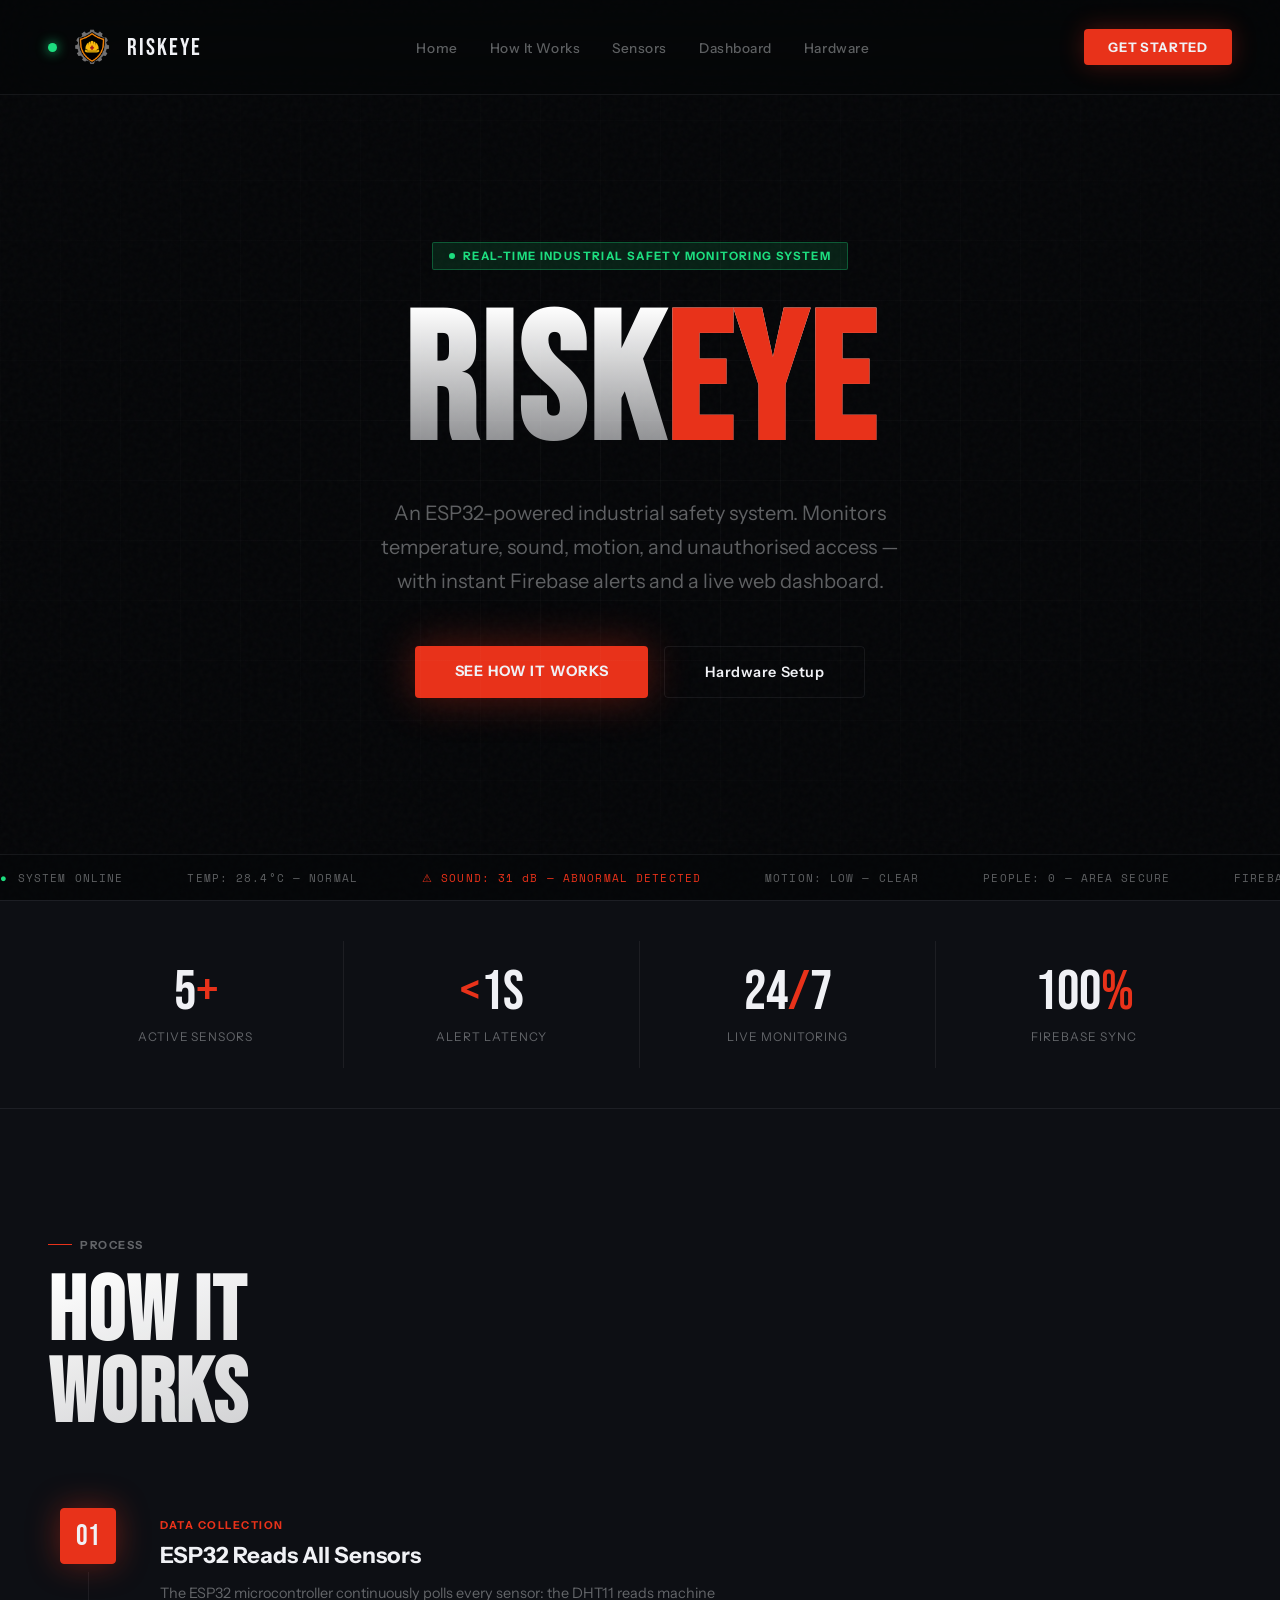
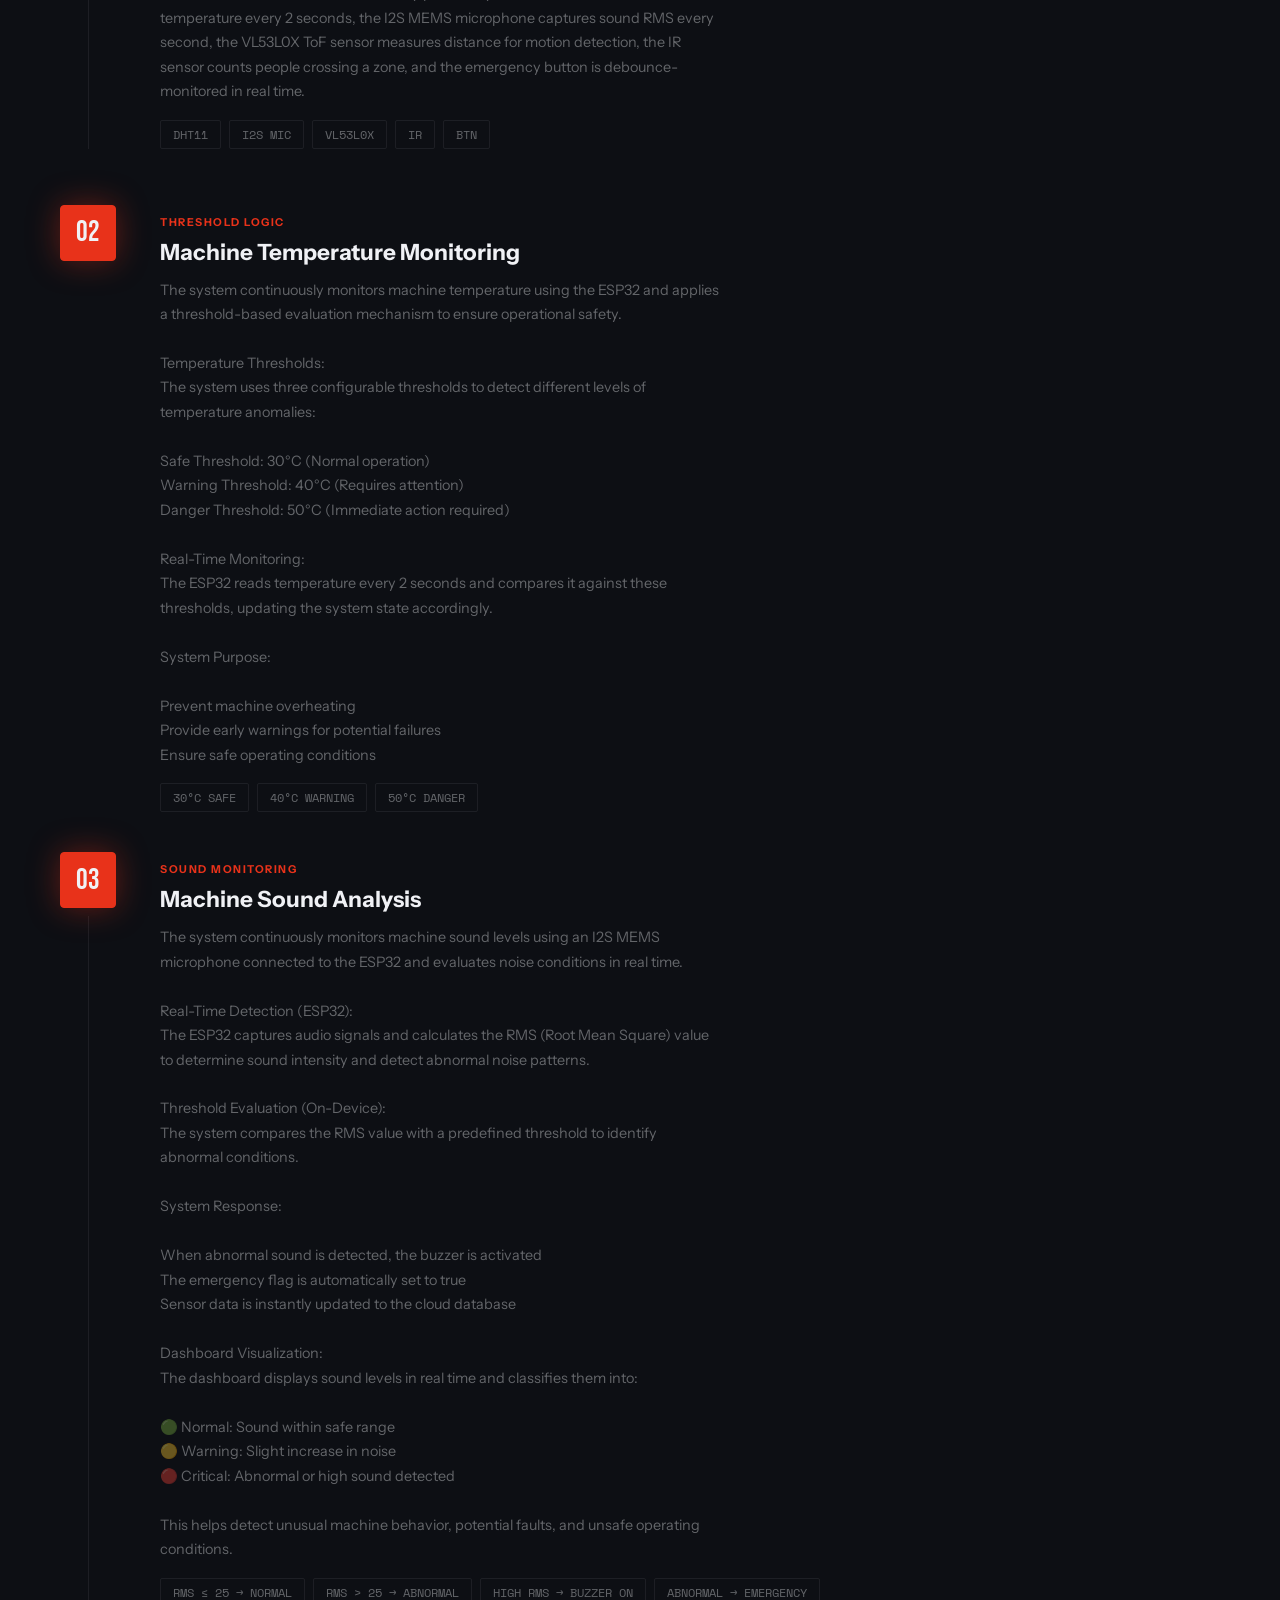
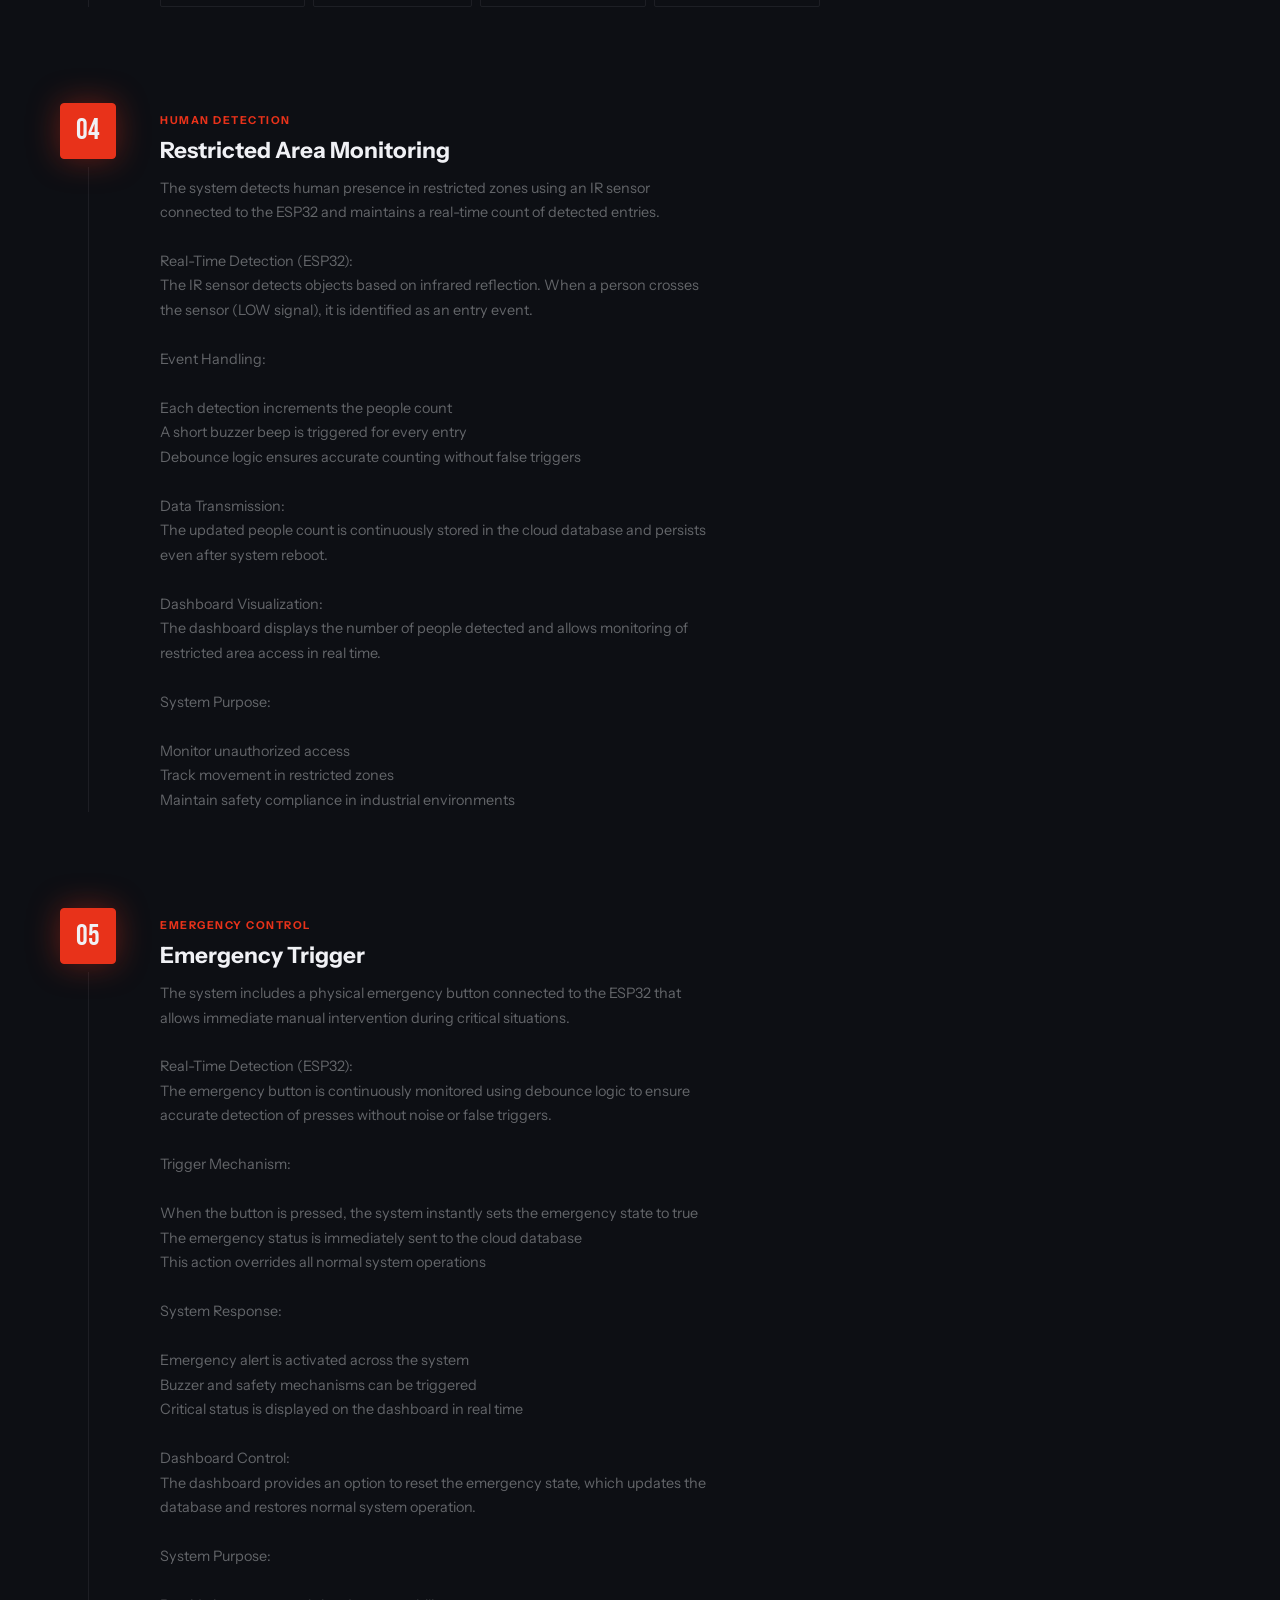
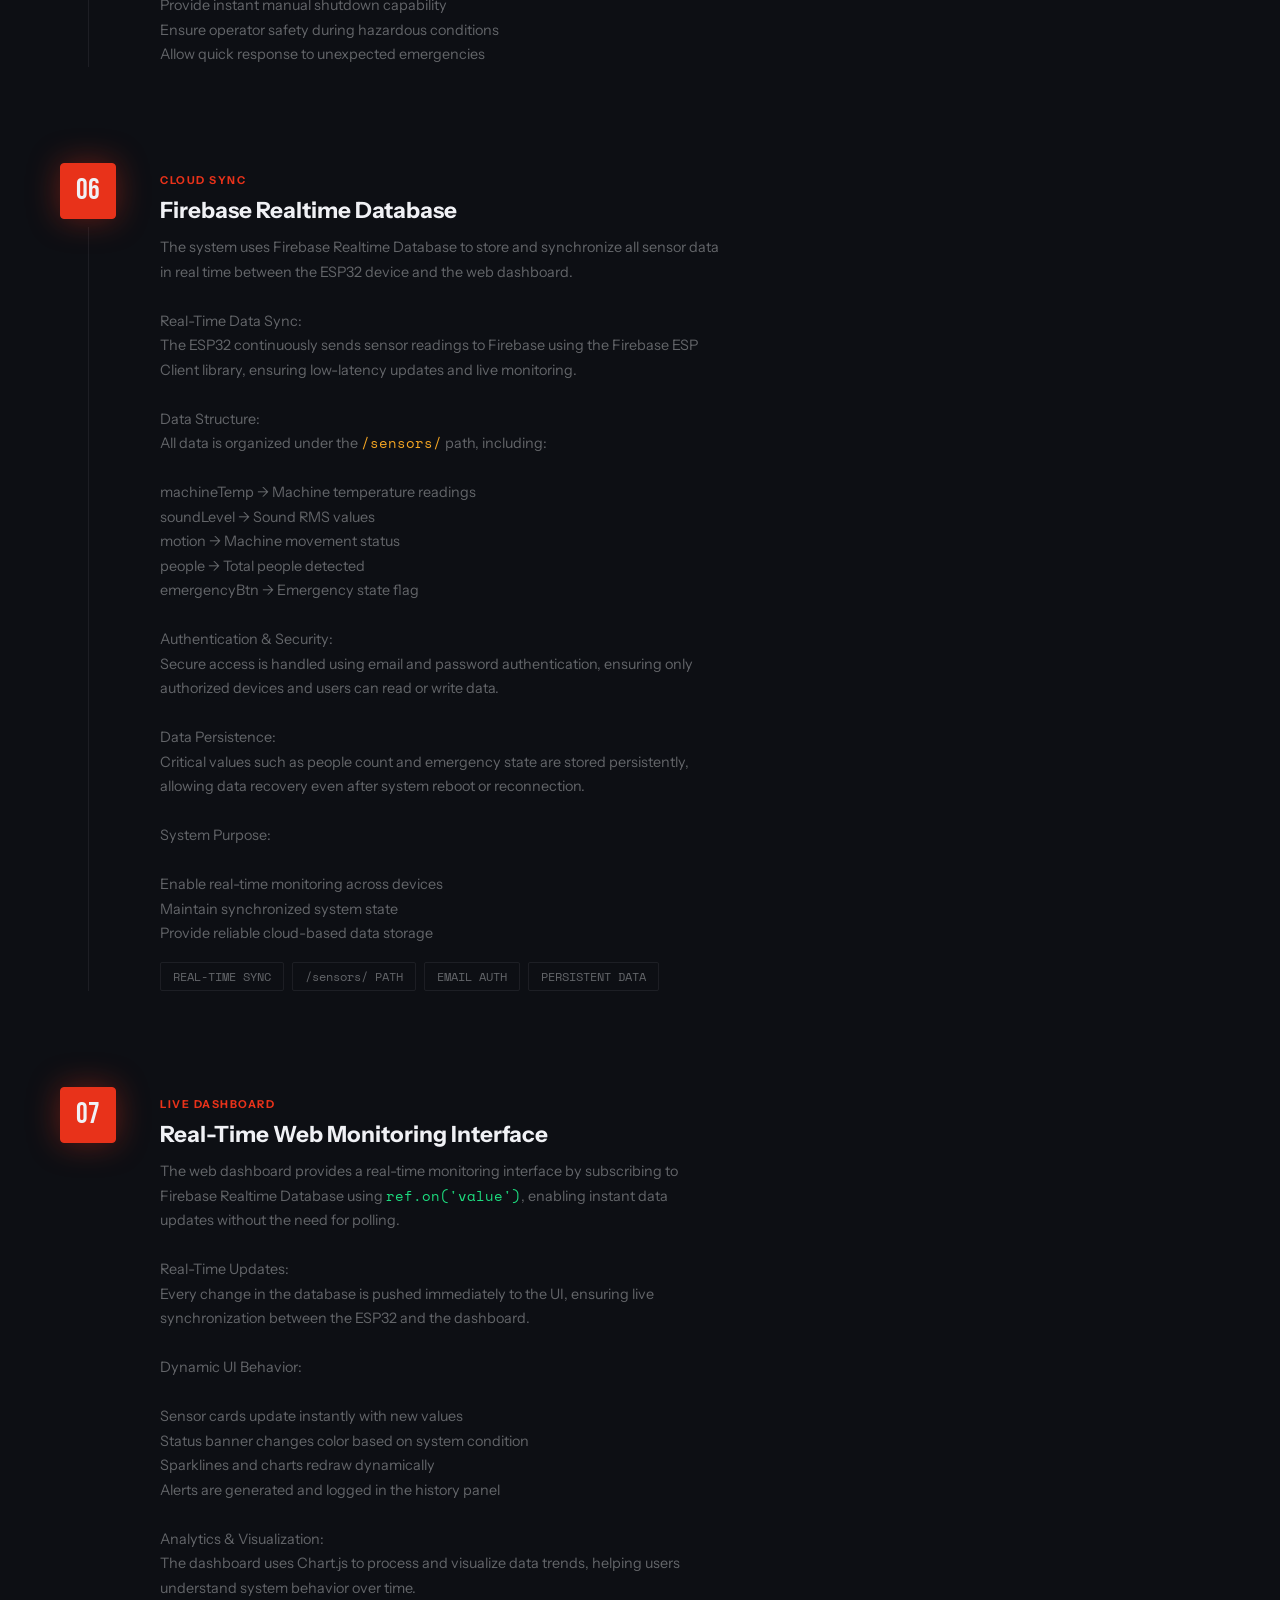
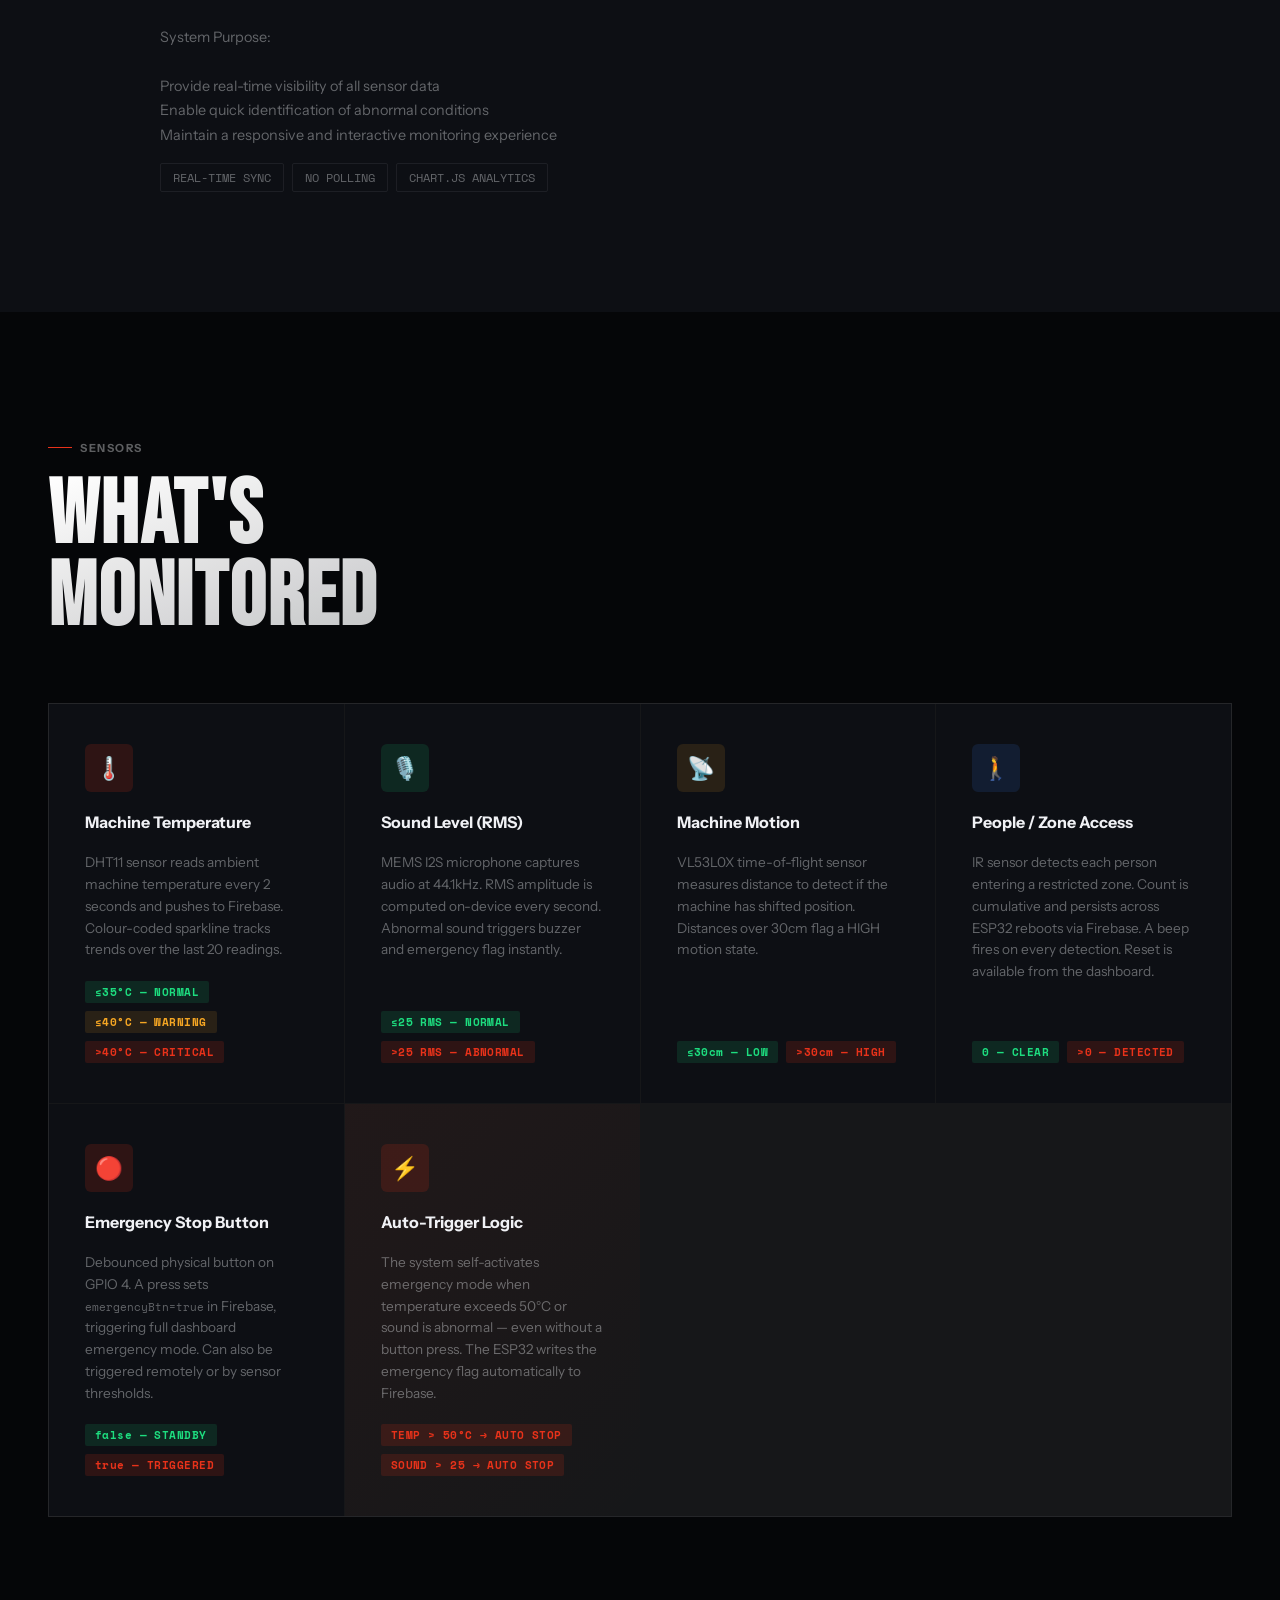
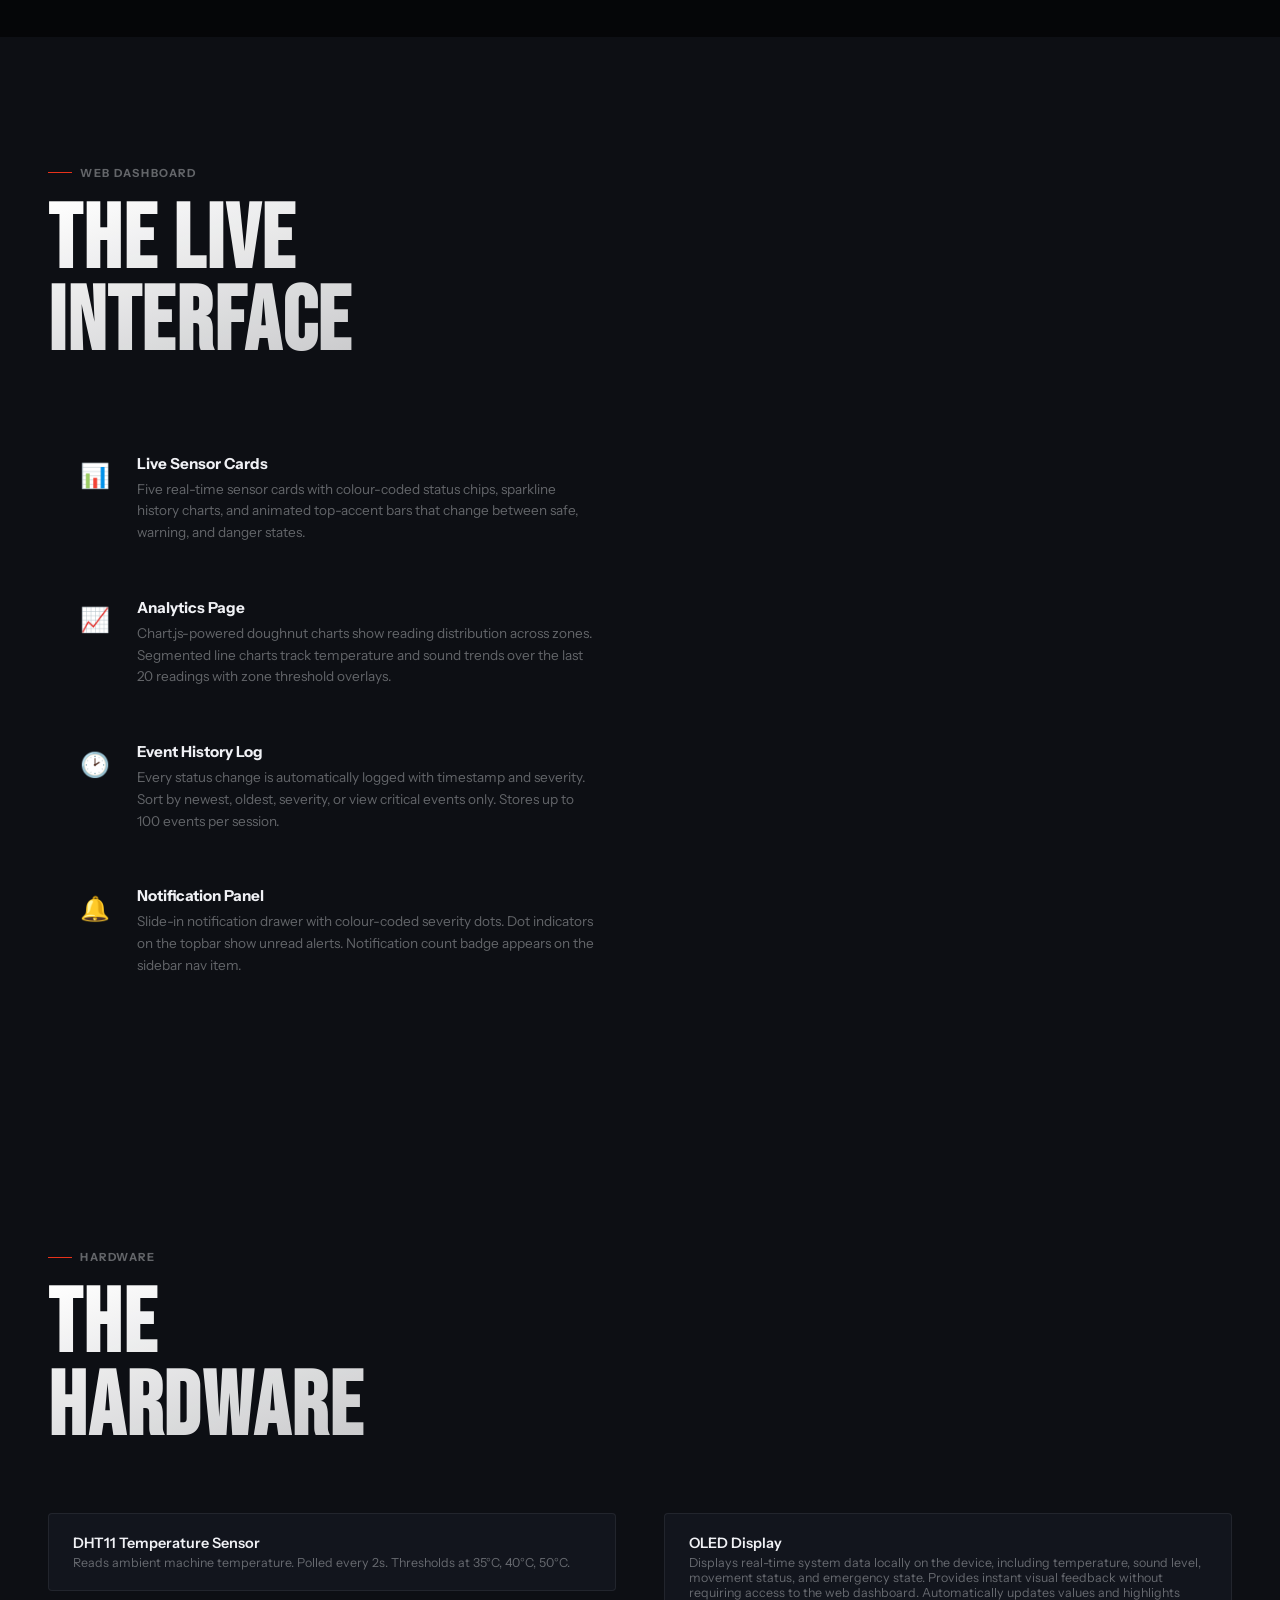
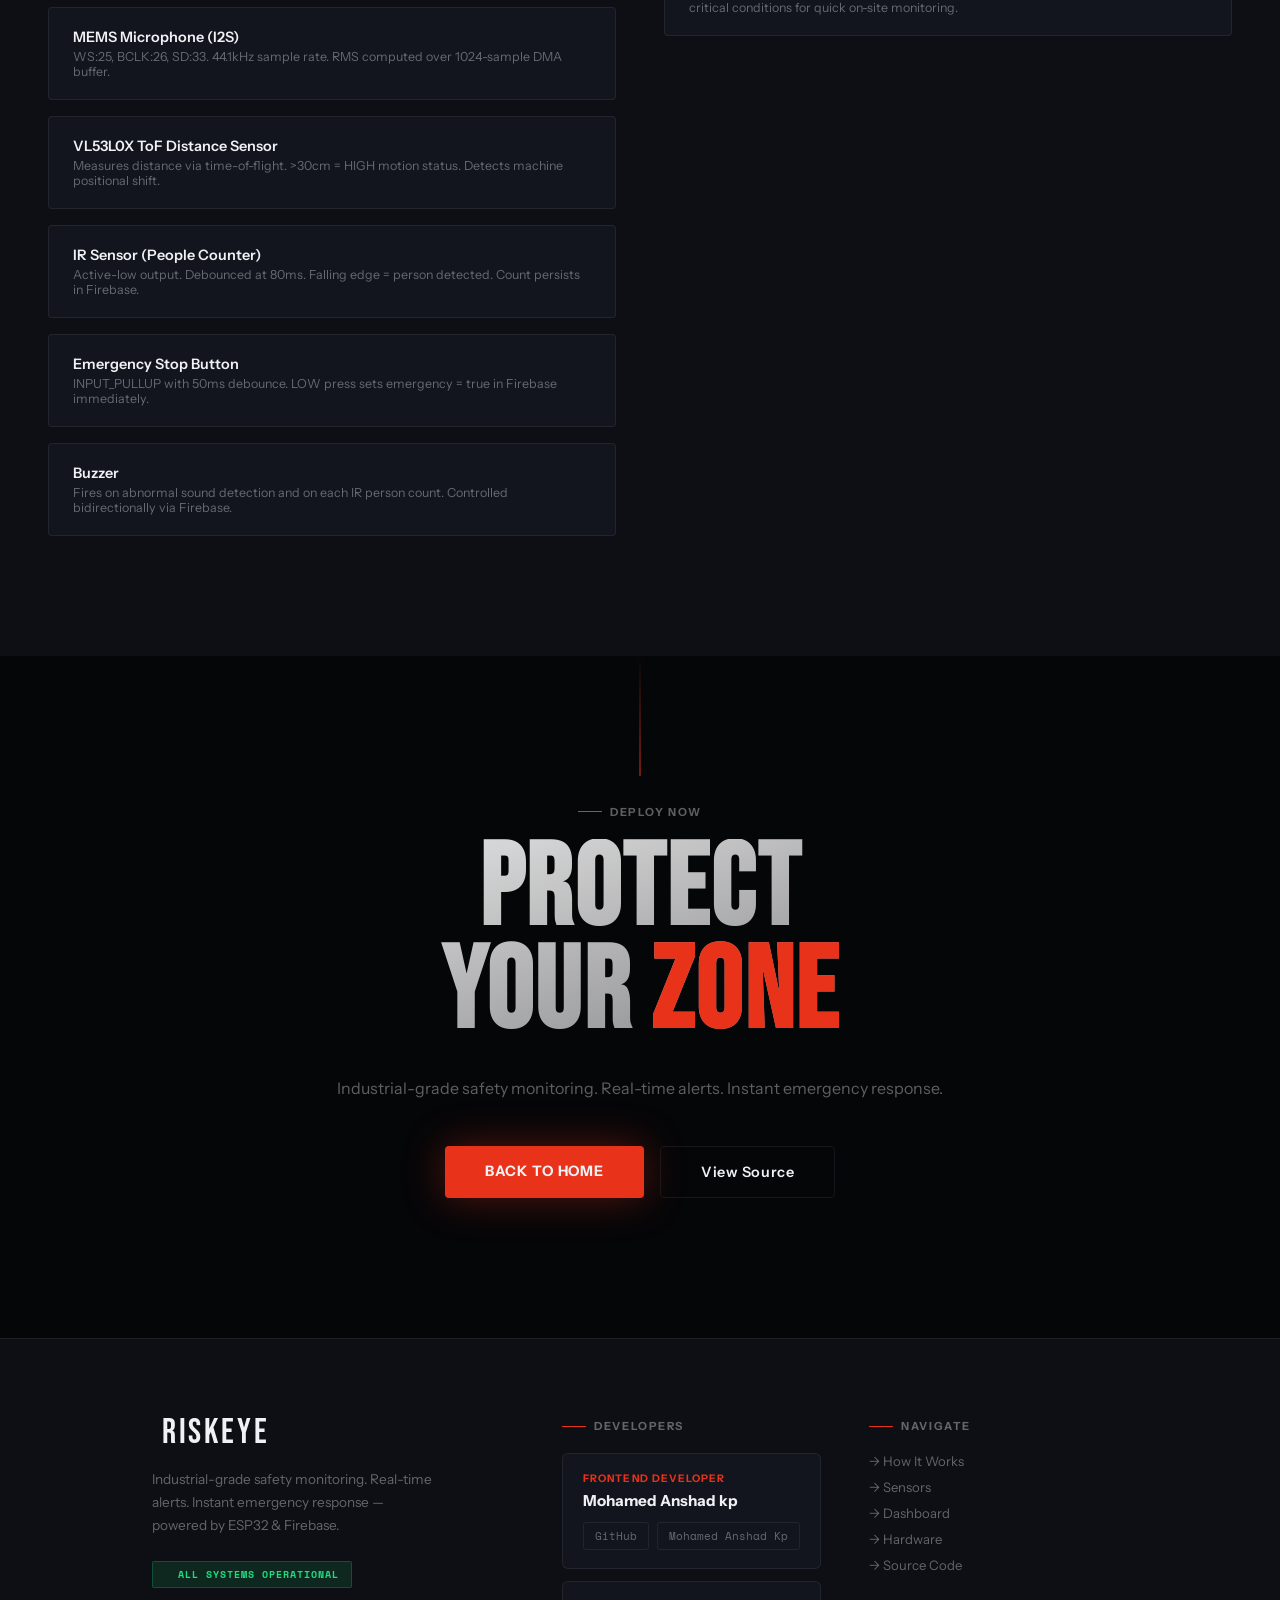
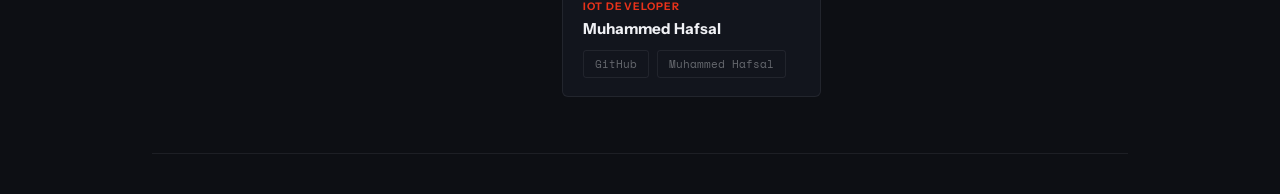
<file: landing/index.html>
<!DOCTYPE html>
<html lang="en">

<head>
    <meta charset="UTF-8">
    <meta name="viewport" content="width=device-width, initial-scale=1.0">
    <title>RiskEye — Industrial Safety Monitoring System</title>
    <link rel="icon" href="../assets/logo risk eye.png" type="image/x-icon">
    <link
        href="https://fonts.googleapis.com/css2?family=Bebas+Neue&family=Instrument+Sans:ital,wght@0,400;0,500;0,600;0,700;1,400&family=Space+Mono:wght@400;700&display=swap"
        rel="stylesheet">
    <link rel="stylesheet" href="style.css">
</head>

<body>

    <!-- NAV -->
    <nav>
        <div class="nav-logo">
            <div class="dot"></div>
            <img src="../assets/logo risk eye tran.png" alt="RiskEye Logo" class="logo-img">
            RISKEYE
        </div>
        <ul class="nav-links">
            <li><a href="#hero">Home</a></li>
            <li><a href="#how">How It Works</a></li>
            <li><a href="#sensors">Sensors</a></li>
            <li><a href="#dashboard">Dashboard</a></li>
            <li><a href="#hardware">Hardware</a></li>
        </ul>
        <a class="nav-cta" href="https://github.com/Sapheron/RiskEye">Get Started</a>
    </nav>

    <!-- HERO -->
    <section class="hero" id="hero">
        <div class="hero-badge"><span></span>Real-Time Industrial Safety Monitoring System</div>
        <h1 class="hero-title">RISK<span class="accent">EYE</span></h1>
        <p class="hero-sub">An ESP32-powered industrial safety system. Monitors temperature, sound, motion, and
            unauthorised access — with instant Firebase alerts and a live web dashboard.</p>
        <div class="hero-buttons">
            <a class="btn-primary" href="#how">See How It Works</a>
            <a class="btn-outline" href="#hardware">Hardware Setup</a>
        </div>

        <!-- Ticker -->
        <div class="ticker-wrap">
            <div class="ticker">
                <div class="ticker-item"><span class="blink">●</span> SYSTEM ONLINE</div>
                <div class="ticker-item">TEMP: 28.4°C — NORMAL</div>
                <div class="ticker-item alert-tick">⚠ SOUND: 31 dB — ABNORMAL DETECTED</div>
                <div class="ticker-item">MOTION: LOW — CLEAR</div>
                <div class="ticker-item">PEOPLE: 0 — AREA SECURE</div>
                <div class="ticker-item">FIREBASE: LIVE ●</div>
                <div class="ticker-item">UPTIME: 04:23:11</div>
                <div class="ticker-item alert-tick">● EMERGENCY STOP — MONITORING ACTIVE</div>
                <!-- duplicate for seamless loop -->
                <div class="ticker-item"><span class="blink">●</span> SYSTEM ONLINE</div>
                <div class="ticker-item">TEMP: 28.4°C — NORMAL</div>
                <div class="ticker-item alert-tick">⚠ SOUND: 31 dB — ABNORMAL DETECTED</div>
                <div class="ticker-item">MOTION: LOW — CLEAR</div>
                <div class="ticker-item">PEOPLE: 0 — AREA SECURE</div>
                <div class="ticker-item">FIREBASE: LIVE ●</div>
                <div class="ticker-item">UPTIME: 04:23:11</div>
                <div class="ticker-item alert-tick">● EMERGENCY STOP — MONITORING ACTIVE</div>
            </div>
        </div>
    </section>

    <!-- STATS BAR -->
    <div class="stats-bar">
        <div class="stat-item">
            <div class="stat-num">5<span class="stat-accent">+</span></div>
            <div class="stat-label">Active Sensors</div>
        </div>
        <div class="stat-item">
            <div class="stat-num"><span class="stat-accent">&lt;</span>1s</div>
            <div class="stat-label">Alert Latency</div>
        </div>
        <div class="stat-item">
            <div class="stat-num">24<span class="stat-accent">/</span>7</div>
            <div class="stat-label">Live Monitoring</div>
        </div>
        <div class="stat-item">
            <div class="stat-num">100<span class="stat-accent">%</span></div>
            <div class="stat-label">Firebase Sync</div>
        </div>
    </div>

    <!-- HOW IT WORKS -->
    <section class="how-section" id="how">
        <div class="how-inner">
            <div class="how-header">
                <div class="section-label">Process</div>
                <h2 class="section-title">HOW IT<br>WORKS</h2>
            </div>
            <div class="flow-container">

                <div class="flow-step active-step">
                    <div class="flow-line-col">
                        <div class="flow-num">01</div>
                        <div class="flow-line"></div>
                    </div>
                    <div class="flow-content">
                        <div class="flow-tag">Data Collection</div>
                        <div class="flow-title">ESP32 Reads All Sensors</div>
                        <div class="flow-desc">The ESP32 microcontroller continuously polls every sensor: the DHT11
                            reads machine temperature every 2 seconds, the I2S MEMS microphone captures sound RMS every
                            second, the VL53L0X ToF sensor measures distance for motion detection, the IR sensor counts
                            people crossing a zone, and the emergency button is debounce-monitored in real time.</div>
                        <div class="flow-chips">
                            <span class="chip">DHT11 </span>
                            <span class="chip">I2S MIC </span>
                            <span class="chip">VL53L0X </span>
                            <span class="chip">IR </span>
                            <span class="chip">BTN </span>
                        </div>
                    </div>
                </div>

                <!-- 02 -->
                <div class="flow-container">
                    <div class="flow-step active-step">
                        <div class="flow-line-col">
                            <div class="flow-num">02</div>
                            <div class="flow-line"></div>
                        </div>
                        <div class="flow-content">
                            <div class="flow-tag">Threshold Logic</div>
                            <div class="flow-title">Machine Temperature Monitoring</div>
                            <div class="flow-desc">The system continuously monitors machine temperature using the ESP32
                                and
                                applies a threshold-based evaluation mechanism to ensure operational safety.<br><br>

                                Temperature Thresholds:<br>
                                The system uses three configurable thresholds to detect different levels of temperature
                                anomalies:<br><br>

                                Safe Threshold: 30°C (Normal operation)<br>
                                Warning Threshold: 40°C (Requires attention)<br>
                                Danger Threshold: 50°C (Immediate action required)<br><br>

                                Real-Time Monitoring:<br>
                                The ESP32 reads temperature every 2 seconds and compares it against these thresholds,
                                updating the system state accordingly.<br><br>

                                System Purpose:<br><br>

                                Prevent machine overheating<br>
                                Provide early warnings for potential failures<br>
                                Ensure safe operating conditions
                            </div>
                            <div class="flow-chips">
                                <span class="chip">30°C SAFE</span>
                                <span class="chip">40°C WARNING</span>
                                <span class="chip">50°C DANGER</span>
                            </div>
                        </div>
                    </div>
                </div><br><br>

                <!-- 03 -->
                <div class="flow-container">
                    <div class="flow-step active-step">
                        <div class="flow-line-col">
                            <div class="flow-num">03</div>
                            <div class="flow-line"></div>
                        </div>
                        <div class="flow-content">
                            <div class="flow-tag">Sound Monitoring</div>
                            <div class="flow-title">Machine Sound Analysis</div>
                            <div class="flow-desc">
                                The system continuously monitors machine sound levels using an I2S MEMS microphone
                                connected
                                to the ESP32 and evaluates noise conditions in real time.<br><br>

                                Real-Time Detection (ESP32):<br>
                                The ESP32 captures audio signals and calculates the RMS (Root Mean Square) value to
                                determine sound intensity and detect abnormal noise patterns.<br><br>

                                Threshold Evaluation (On-Device):<br>
                                The system compares the RMS value with a predefined threshold to identify abnormal
                                conditions.<br><br>

                                System Response:<br><br>
                                When abnormal sound is detected, the buzzer is activated<br>
                                The emergency flag is automatically set to true<br>
                                Sensor data is instantly updated to the cloud database<br><br>

                                Dashboard Visualization:<br>
                                The dashboard displays sound levels in real time and classifies them into:<br><br>

                                🟢 Normal: Sound within safe range<br>
                                🟡 Warning: Slight increase in noise<br>
                                🔴 Critical: Abnormal or high sound detected<br><br>

                                This helps detect unusual machine behavior, potential faults, and unsafe operating
                                conditions.
                            </div>
                            <div class="flow-chips">
                                <span class="chip">RMS ≤ 25 → NORMAL</span>
                                <span class="chip">RMS > 25 → ABNORMAL</span>
                                <span class="chip">HIGH RMS → BUZZER ON</span>
                                <span class="chip">ABNORMAL → EMERGENCY</span>
                            </div>
                        </div>
                    </div><br><br>

                    <!-- 04 -->
                    <div class="flow-container">
                        <div class="flow-step active-step">
                            <div class="flow-line-col">
                                <div class="flow-num">04</div>
                                <div class="flow-line"></div>
                            </div>
                            <div class="flow-content">
                                <div class="flow-tag">Human Detection</div>
                                <div class="flow-title">Restricted Area Monitoring</div>
                                <div class="flow-desc">
                                    The system detects human presence in restricted zones using an IR sensor connected
                                    to
                                    the
                                    ESP32 and maintains a real-time count of detected entries.<br><br>

                                    Real-Time Detection (ESP32):<br>
                                    The IR sensor detects objects based on infrared reflection. When a person crosses
                                    the
                                    sensor
                                    (LOW signal), it is identified as an entry event.<br><br>

                                    Event Handling:<br><br>
                                    Each detection increments the people count<br>
                                    A short buzzer beep is triggered for every entry<br>
                                    Debounce logic ensures accurate counting without false triggers<br><br>

                                    Data Transmission:<br>
                                    The updated people count is continuously stored in the cloud database and persists
                                    even
                                    after system reboot.<br><br>

                                    Dashboard Visualization:<br>
                                    The dashboard displays the number of people detected and allows monitoring of
                                    restricted
                                    area access in real time.<br><br>

                                    System Purpose:<br><br>
                                    Monitor unauthorized access<br>
                                    Track movement in restricted zones<br>
                                    Maintain safety compliance in industrial environments
                                </div>
                            </div>
                        </div><br><br>



                        <!-- 05 -->

                        <div class="flow-container">
                            <div class="flow-step active-step">
                                <div class="flow-line-col">
                                    <div class="flow-num">05</div>
                                    <div class="flow-line"></div>
                                </div>
                                <div class="flow-content">
                                    <div class="flow-tag">Emergency Control</div>
                                    <div class="flow-title">Emergency Trigger</div>
                                    <div class="flow-desc">
                                        The system includes a physical emergency button connected to the ESP32 that
                                        allows
                                        immediate
                                        manual intervention during critical situations.<br><br>

                                        Real-Time Detection (ESP32):<br>
                                        The emergency button is continuously monitored using debounce logic to ensure
                                        accurate
                                        detection of presses without noise or false triggers.<br><br>

                                        Trigger Mechanism:<br><br>
                                        When the button is pressed, the system instantly sets the emergency state to
                                        true<br>
                                        The emergency status is immediately sent to the cloud database<br>
                                        This action overrides all normal system operations<br><br>

                                        System Response:<br><br>
                                        Emergency alert is activated across the system<br>
                                        Buzzer and safety mechanisms can be triggered<br>
                                        Critical status is displayed on the dashboard in real time<br><br>

                                        Dashboard Control:<br>
                                        The dashboard provides an option to reset the emergency state, which updates the
                                        database
                                        and restores normal system operation.<br><br>

                                        System Purpose:<br><br>
                                        Provide instant manual shutdown capability<br>
                                        Ensure operator safety during hazardous conditions<br>
                                        Allow quick response to unexpected emergencies
                                    </div>
                                </div>
                            </div><br><br>

                            <!-- 06 -->
                            <div class="flow-container">
                                <div class="flow-step active-step">
                                    <div class="flow-line-col">
                                        <div class="flow-num">06</div>
                                        <div class="flow-line"></div>
                                    </div>
                                    <div class="flow-content">
                                        <div class="flow-tag">Cloud Sync</div>
                                        <div class="flow-title">Firebase Realtime Database</div>
                                        <div class="flow-desc">
                                            The system uses Firebase Realtime Database to store and synchronize all
                                            sensor data
                                            in
                                            real
                                            time between the ESP32 device and the web dashboard.<br><br>

                                            Real-Time Data Sync:<br>
                                            The ESP32 continuously sends sensor readings to Firebase using the Firebase
                                            ESP
                                            Client
                                            library, ensuring low-latency updates and live monitoring.<br><br>

                                            Data Structure:<br>
                                            All data is organized under the <code
                                                style="color:var(--amber);font-family:var(--font-mono)">/sensors/</code>
                                            path,
                                            including:<br><br>

                                            machineTemp → Machine temperature readings<br>
                                            soundLevel → Sound RMS values<br>
                                            motion → Machine movement status<br>
                                            people → Total people detected<br>
                                            emergencyBtn → Emergency state flag<br><br>

                                            Authentication & Security:<br>
                                            Secure access is handled using email and password authentication, ensuring
                                            only
                                            authorized
                                            devices and users can read or write data.<br><br>

                                            Data Persistence:<br>
                                            Critical values such as people count and emergency state are stored
                                            persistently,
                                            allowing
                                            data recovery even after system reboot or reconnection.<br><br>

                                            System Purpose:<br><br>

                                            Enable real-time monitoring across devices<br>
                                            Maintain synchronized system state<br>
                                            Provide reliable cloud-based data storage
                                        </div>
                                        <div class="flow-chips">
                                            <span class="chip">REAL-TIME SYNC</span>
                                            <span class="chip">/sensors/ PATH</span>
                                            <span class="chip">EMAIL AUTH</span>
                                            <span class="chip">PERSISTENT DATA</span>
                                        </div>
                                    </div>
                                </div>
                                <br><br>

                                <div class="flow-container">
                                    <div class="flow-step active-step">
                                        <div class="flow-line-col">
                                            <div class="flow-num">07</div>
                                            <div class="flow-line"></div>
                                        </div>
                                        <div class="flow-content">
                                            <div class="flow-tag">Live Dashboard</div>
                                            <div class="flow-title">Real-Time Web Monitoring Interface</div>
                                            <div class="flow-desc">
                                                The web dashboard provides a real-time monitoring interface by
                                                subscribing
                                                to
                                                Firebase
                                                Realtime Database using
                                                <code
                                                    style="color:var(--green);font-family:var(--font-mono)">ref.on('value')</code>,
                                                enabling instant data updates without the need for polling.<br><br>

                                                Real-Time Updates:<br>
                                                Every change in the database is pushed immediately to the UI, ensuring
                                                live
                                                synchronization
                                                between the ESP32 and the dashboard.<br><br>

                                                Dynamic UI Behavior:<br><br>

                                                Sensor cards update instantly with new values<br>
                                                Status banner changes color based on system condition<br>
                                                Sparklines and charts redraw dynamically<br>
                                                Alerts are generated and logged in the history panel<br><br>

                                                Analytics & Visualization:<br>
                                                The dashboard uses Chart.js to process and visualize data trends,
                                                helping
                                                users
                                                understand
                                                system behavior over time.<br><br>

                                                System Purpose:<br><br>

                                                Provide real-time visibility of all sensor data<br>
                                                Enable quick identification of abnormal conditions<br>
                                                Maintain a responsive and interactive monitoring experience
                                            </div>
                                            <div class="flow-chips">
                                                <span class="chip">REAL-TIME SYNC</span>
                                                <span class="chip">NO POLLING</span>
                                                <span class="chip">CHART.JS ANALYTICS</span>
                                            </div>
                                        </div>
                                    </div>

                                </div>
    </section>

    <!-- SENSORS -->
    <section class="sensors-section" id="sensors">
        <div class="sensors-inner">
            <div class="section-label">Sensors</div>
            <h2 class="section-title">WHAT'S<br>MONITORED</h2>
            <div class="sensors-grid">

                <div class="sensor-tile">
                    <div class="tile-icon red">🌡️</div>
                    <div class="tile-name">Machine Temperature</div>
                    <div class="tile-desc">DHT11 sensor reads ambient machine temperature every 2 seconds and pushes to
                        Firebase. Colour-coded sparkline tracks trends over the last 20 readings.</div>
                    <div class="tile-thresholds">
                        <span class="threshold safe">≤35°C — NORMAL</span>
                        <span class="threshold warn">≤40°C — WARNING</span>
                        <span class="threshold danger">&gt;40°C — CRITICAL</span>
                    </div>
                </div>

                <div class="sensor-tile">
                    <div class="tile-icon green">🎙️</div>
                    <div class="tile-name">Sound Level (RMS)</div>
                    <div class="tile-desc">MEMS I2S microphone captures audio at 44.1kHz. RMS amplitude is computed
                        on-device every second. Abnormal sound triggers buzzer and emergency flag instantly.</div>
                    <div class="tile-thresholds">
                        <span class="threshold safe">≤25 RMS — NORMAL</span>
                        <span class="threshold danger">&gt;25 RMS — ABNORMAL</span>
                    </div>
                </div>

                <div class="sensor-tile">
                    <div class="tile-icon amber">📡</div>
                    <div class="tile-name">Machine Motion</div>
                    <div class="tile-desc">VL53L0X time-of-flight sensor measures distance to detect if the machine has
                        shifted position. Distances over 30cm flag a HIGH motion state.</div>
                    <div class="tile-thresholds">
                        <span class="threshold safe">≤30cm — LOW</span>
                        <span class="threshold danger">&gt;30cm — HIGH</span>
                    </div>
                </div>

                <div class="sensor-tile">
                    <div class="tile-icon blue">🚶</div>
                    <div class="tile-name">People / Zone Access</div>
                    <div class="tile-desc">IR sensor detects each person entering a restricted zone. Count is cumulative
                        and persists across ESP32 reboots via Firebase. A beep fires on every detection. Reset is
                        available from the dashboard.</div>
                    <div class="tile-thresholds">
                        <span class="threshold safe">0 — CLEAR</span>
                        <span class="threshold danger">&gt;0 — DETECTED</span>
                    </div>
                </div>

                <div class="sensor-tile">
                    <div class="tile-icon red">🔴</div>
                    <div class="tile-name">Emergency Stop Button</div>
                    <div class="tile-desc">Debounced physical button on GPIO 4. A press sets <code
                            style="font-family:var(--font-mono);font-size:0.8em">emergencyBtn=true</code> in Firebase,
                        triggering full dashboard emergency mode. Can also be triggered remotely or by sensor
                        thresholds.</div>
                    <div class="tile-thresholds">
                        <span class="threshold safe">false — STANDBY</span>
                        <span class="threshold danger">true — TRIGGERED</span>
                    </div>
                </div>

                <div class="sensor-tile" style="background:linear-gradient(135deg,rgba(232,50,26,0.05),transparent);">
                    <div class="tile-icon red">⚡</div>
                    <div class="tile-name">Auto-Trigger Logic</div>
                    <div class="tile-desc">The system self-activates emergency mode when temperature exceeds 50°C or
                        sound is abnormal — even without a button press. The ESP32 writes the emergency flag
                        automatically to Firebase.</div>
                    <div class="tile-thresholds">
                        <span class="threshold danger">TEMP &gt; 50°C → AUTO STOP</span>
                        <span class="threshold danger">SOUND &gt; 25 → AUTO STOP</span>
                    </div>
                </div>

            </div>
        </div>
    </section>

    <!-- DASHBOARD FEATURES -->
    <section class="dashboard-section" id="dashboard">
        <div class="dashboard-inner">
            <div class="section-label">Web Dashboard</div>
            <h2 class="section-title">THE LIVE<br>INTERFACE</h2>

            <div class="dashboard-grid">
                <div class="feature-list">

                    <div class="feature-item">
                        <div class="feature-icon">📊</div>
                        <div>
                            <div class="feature-title">Live Sensor Cards</div>
                            <div class="feature-desc">Five real-time sensor cards with colour-coded status chips,
                                sparkline history charts, and animated top-accent bars that change between safe,
                                warning, and danger states.</div>
                        </div>
                    </div>

                    <div class="feature-item">
                        <div class="feature-icon">📈</div>
                        <div>
                            <div class="feature-title">Analytics Page</div>
                            <div class="feature-desc">Chart.js-powered doughnut charts show reading distribution across
                                zones. Segmented line charts track temperature and sound trends over the last 20
                                readings with zone threshold overlays.</div>
                        </div>
                    </div>

                    <div class="feature-item">
                        <div class="feature-icon">🕑</div>
                        <div>
                            <div class="feature-title">Event History Log</div>
                            <div class="feature-desc">Every status change is automatically logged with timestamp and
                                severity. Sort by newest, oldest, severity, or view critical events only. Stores up to
                                100 events per session.</div>
                        </div>
                    </div>

                    <div class="feature-item">
                        <div class="feature-icon">🔔</div>
                        <div>
                            <div class="feature-title">Notification Panel</div>
                            <div class="feature-desc">Slide-in notification drawer with colour-coded severity dots. Dot
                                indicators on the topbar show unread alerts. Notification count badge appears on the
                                sidebar nav item.</div>
                        </div>
                    </div>

                </div>
            </div>
        </div>
    </section>

    <!-- HARDWARE -->
    <section class="hardware-section" id="hardware">
        <div class="hardware-inner">
            <div class="section-label">Hardware</div>
            <h2 class="section-title">THE<br>HARDWARE</h2>
            <div class="hardware-grid">
                <div class="hw-list">
                    <div class="hw-item">
                        <div>
                            <div class="hw-name">DHT11 Temperature Sensor</div>
                            <div class="hw-desc">Reads ambient machine temperature. Polled every 2s. Thresholds at 35°C,
                                40°C, 50°C.</div>
                        </div>
                    </div>
                    <div class="hw-item">
                        <div>
                            <div class="hw-name">MEMS Microphone (I2S)</div>
                            <div class="hw-desc">WS:25, BCLK:26, SD:33. 44.1kHz sample rate. RMS computed over
                                1024-sample DMA buffer.</div>
                        </div>
                    </div>
                    <div class="hw-item">
                        <div>
                            <div class="hw-name">VL53L0X ToF Distance Sensor</div>
                            <div class="hw-desc">Measures distance via time-of-flight. &gt;30cm = HIGH motion status.
                                Detects machine positional shift.</div>
                        </div>
                    </div>
                    <div class="hw-item">
                        <div>
                            <div class="hw-name">IR Sensor (People Counter)</div>
                            <div class="hw-desc">Active-low output. Debounced at 80ms. Falling edge = person detected.
                                Count persists in Firebase.</div>
                        </div>
                    </div>
                    <div class="hw-item">
                        <div>
                            <div class="hw-name">Emergency Stop Button</div>
                            <div class="hw-desc">INPUT_PULLUP with 50ms debounce. LOW press sets emergency = true in
                                Firebase immediately.</div>
                        </div>
                    </div>
                    <div class="hw-item">
                        <div>
                            <div class="hw-name">Buzzer</div>
                            <div class="hw-desc">Fires on abnormal sound detection and on each IR person count.
                                Controlled bidirectionally via Firebase.</div>
                        </div>
                    </div>
                </div>

                <div class="hw-item">
                    <div>
                        <div class="hw-name">OLED Display</div>
                        <div class="hw-desc">
                            Displays real-time system data locally on the device, including temperature, sound level,
                            movement status, and emergency state.
                            Provides instant visual feedback without requiring access to the web dashboard.
                            Automatically updates values and highlights critical conditions for quick on-site
                            monitoring.
                        </div>
                    </div>
                </div>
            </div>
        </div>
    </section>

    <!-- CTA -->
    <section class="cta-section" id="cta">
        <div class="section-label" style="justify-content:center">Deploy Now</div>
        <h2 class="cta-tagline">PROTECT<br>YOUR <span class="red">ZONE</span></h2>
        <p class="cta-sub">Industrial-grade safety monitoring. Real-time alerts. Instant emergency response.</p>
        <div style="display:flex;gap:16px;justify-content:center;flex-wrap:wrap">
            <a class="btn-primary" href="#">Back To Home</a>
            <a class="btn-outline" href="https://github.com/Sapheron/RiskEye">View Source</a>
        </div>
    </section>

    <!-- FOOTER -->
    <footer
        style="background:#0d0f14;border-top:1px solid var(--border);font-family:var(--font-body);color:var(--white);padding:72px 48px 40px;">

        <div
            style="display:grid;grid-template-columns:1.4fr 1fr 1fr;gap:48px;padding-bottom:56px;border-bottom:1px solid var(--border);max-width:1200px;margin:0 auto;">

            <!-- Brand -->
            <div>
                <div
                    style="font-family:var(--font-display);font-size:2.2rem;letter-spacing:0.08em;display:flex;align-items:center;gap:10px;margin-bottom:14px;">
                    <div class="dot"></div>RISKEYE
                </div>
                <p style="color:var(--muted);font-size:0.85rem;line-height:1.7;max-width:280px;">Industrial-grade safety
                    monitoring. Real-time alerts. Instant emergency response — powered by ESP32 &amp; Firebase.</p>
                <div
                    style="margin-top:24px;display:inline-flex;align-items:center;gap:7px;background:var(--green-dim);border:1px solid rgba(29,221,127,0.22);border-radius:2px;padding:5px 12px;font-family:var(--font-mono);font-size:0.62rem;font-weight:700;letter-spacing:0.1em;color:var(--green);">
                    <div class="dot" style="width:6px;height:6px;"></div>ALL SYSTEMS OPERATIONAL
                </div>
            </div>

            <!-- Developers -->
            <div>
                <div class="section-label" style="margin-bottom:20px;">Developers</div>

                <!-- Dev 1 -->
                <div style="background:var(--surface2);border:1px solid var(--border);border-radius:6px;padding:18px 20px;margin-bottom:12px;transition:border-color 0.2s;"
                    onmouseover="this.style.borderColor='rgba(240,241,245,0.2)'"
                    onmouseout="this.style.borderColor='var(--border)'">
                    <div
                        style="font-size:0.65rem;font-weight:700;letter-spacing:0.1em;text-transform:uppercase;color:var(--red);margin-bottom:6px;">
                        Frontend Developer</div>
                    <div style="font-weight:700;font-size:0.95rem;margin-bottom:12px;">Mohamed Anshad kp</div>
                    <div style="display:flex;gap:8px;flex-wrap:wrap;">
                        <a href="https://github.com/CypherBladeX" target="_blank"
                            style="display:inline-flex;align-items:center;gap:6px;padding:5px 11px;border:1px solid var(--border);border-radius:3px;font-size:0.68rem;font-family:var(--font-mono);color:var(--muted);text-decoration:none;transition:all 0.2s;"
                            onmouseover="this.style.borderColor='#a78bfa';this.style.color='#a78bfa'"
                            onmouseout="this.style.borderColor='var(--border)';this.style.color='var(--muted)'">
                            GitHub
                        </a>
                        <a href="https://www.instagram.com/anshad__004?igsh=YmI1NDZibHU3anIw" target="_blank"
                            style="display:inline-flex;align-items:center;gap:6px;padding:5px 11px;border:1px solid var(--border);border-radius:3px;font-size:0.68rem;font-family:var(--font-mono);color:var(--muted);text-decoration:none;transition:all 0.2s;"
                            onmouseover="this.style.borderColor='#f472b6';this.style.color='#f472b6'"
                            onmouseout="this.style.borderColor='var(--border)';this.style.color='var(--muted)'">
                            Mohamed Anshad Kp
                        </a>
                    </div>
                </div>

                <!-- Dev 2 -->
                <div style="background:var(--surface2);border:1px solid var(--border);border-radius:6px;padding:18px 20px;transition:border-color 0.2s;"
                    onmouseover="this.style.borderColor='rgba(240,241,245,0.2)'"
                    onmouseout="this.style.borderColor='var(--border)'">
                    <div
                        style="font-size:0.65rem;font-weight:700;letter-spacing:0.1em;text-transform:uppercase;color:var(--red);margin-bottom:6px;">
                        IoT Developer</div>
                    <div style="font-weight:700;font-size:0.95rem;margin-bottom:12px;">Muhammed Hafsal</div>
                    <div style="display:flex;gap:8px;flex-wrap:wrap;">
                        <a href="https://github.com/hafsal8" target="_blank"
                            style="display:inline-flex;align-items:center;gap:6px;padding:5px 11px;border:1px solid var(--border);border-radius:3px;font-size:0.68rem;font-family:var(--font-mono);color:var(--muted);text-decoration:none;transition:all 0.2s;"
                            onmouseover="this.style.borderColor='#a78bfa';this.style.color='#a78bfa'"
                            onmouseout="this.style.borderColor='var(--border)';this.style.color='var(--muted)'">
                            GitHub
                        </a>
                        <a href="https://www.instagram.com/hafffsal?igsh=MXRwajNwNm9xZGFubQ==" target="_blank"
                            style="display:inline-flex;align-items:center;gap:6px;padding:5px 11px;border:1px solid var(--border);border-radius:3px;font-size:0.68rem;font-family:var(--font-mono);color:var(--muted);text-decoration:none;transition:all 0.2s;"
                            onmouseover="this.style.borderColor='#f472b6';this.style.color='#f472b6'"
                            onmouseout="this.style.borderColor='var(--border)';this.style.color='var(--muted)'">
                            Muhammed Hafsal
                        </a>
                    </div>
                </div>
            </div>

            <!-- Nav links -->
            <div>
                <div class="section-label" style="margin-bottom:20px;">Navigate</div>
                <div style="display:flex;flex-direction:column;gap:10px;">
                    <a href="#how"
                        style="color:var(--muted);font-size:0.82rem;text-decoration:none;transition:color 0.2s;"
                        onmouseover="this.style.color='var(--white)'" onmouseout="this.style.color='var(--muted)'">→ How
                        It Works</a>
                    <a href="#sensors"
                        style="color:var(--muted);font-size:0.82rem;text-decoration:none;transition:color 0.2s;"
                        onmouseover="this.style.color='var(--white)'" onmouseout="this.style.color='var(--muted)'">→
                        Sensors</a>
                    <a href="#dashboard"
                        style="color:var(--muted);font-size:0.82rem;text-decoration:none;transition:color 0.2s;"
                        onmouseover="this.style.color='var(--white)'" onmouseout="this.style.color='var(--muted)'">→
                        Dashboard</a>
                    <a href="#hardware"
                        style="color:var(--muted);font-size:0.82rem;text-decoration:none;transition:color 0.2s;"
                        onmouseover="this.style.color='var(--white)'" onmouseout="this.style.color='var(--muted)'">→
                        Hardware</a>
                    <a href="https://github.com/Sapheron/RiskEye" target="_blank"
                        style="color:var(--muted);font-size:0.82rem;text-decoration:none;transition:color 0.2s;"
                        onmouseover="this.style.color='var(--white)'" onmouseout="this.style.color='var(--muted)'">→
                        Source Code</a>
                </div>
            </div>

        </div>
    </footer>

    <script src="script.js"></script>
</body>

</html>
</file>
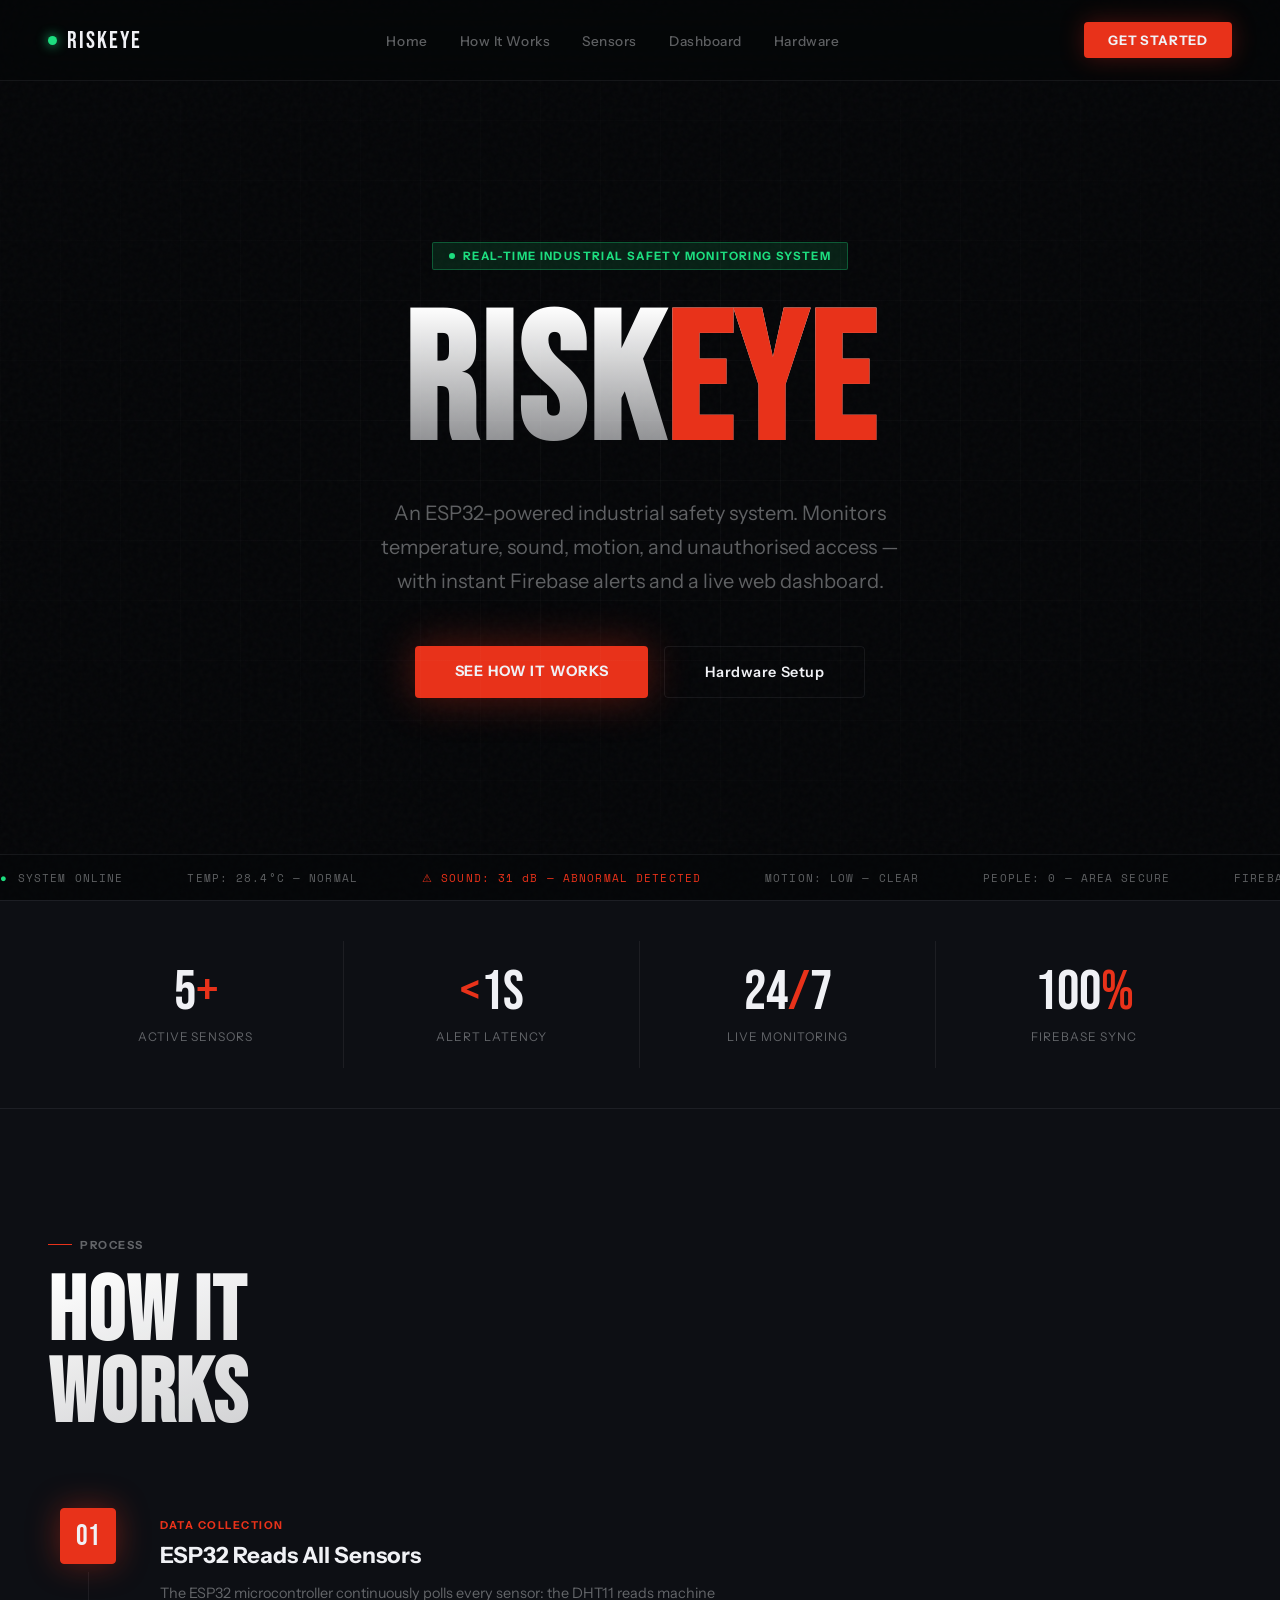
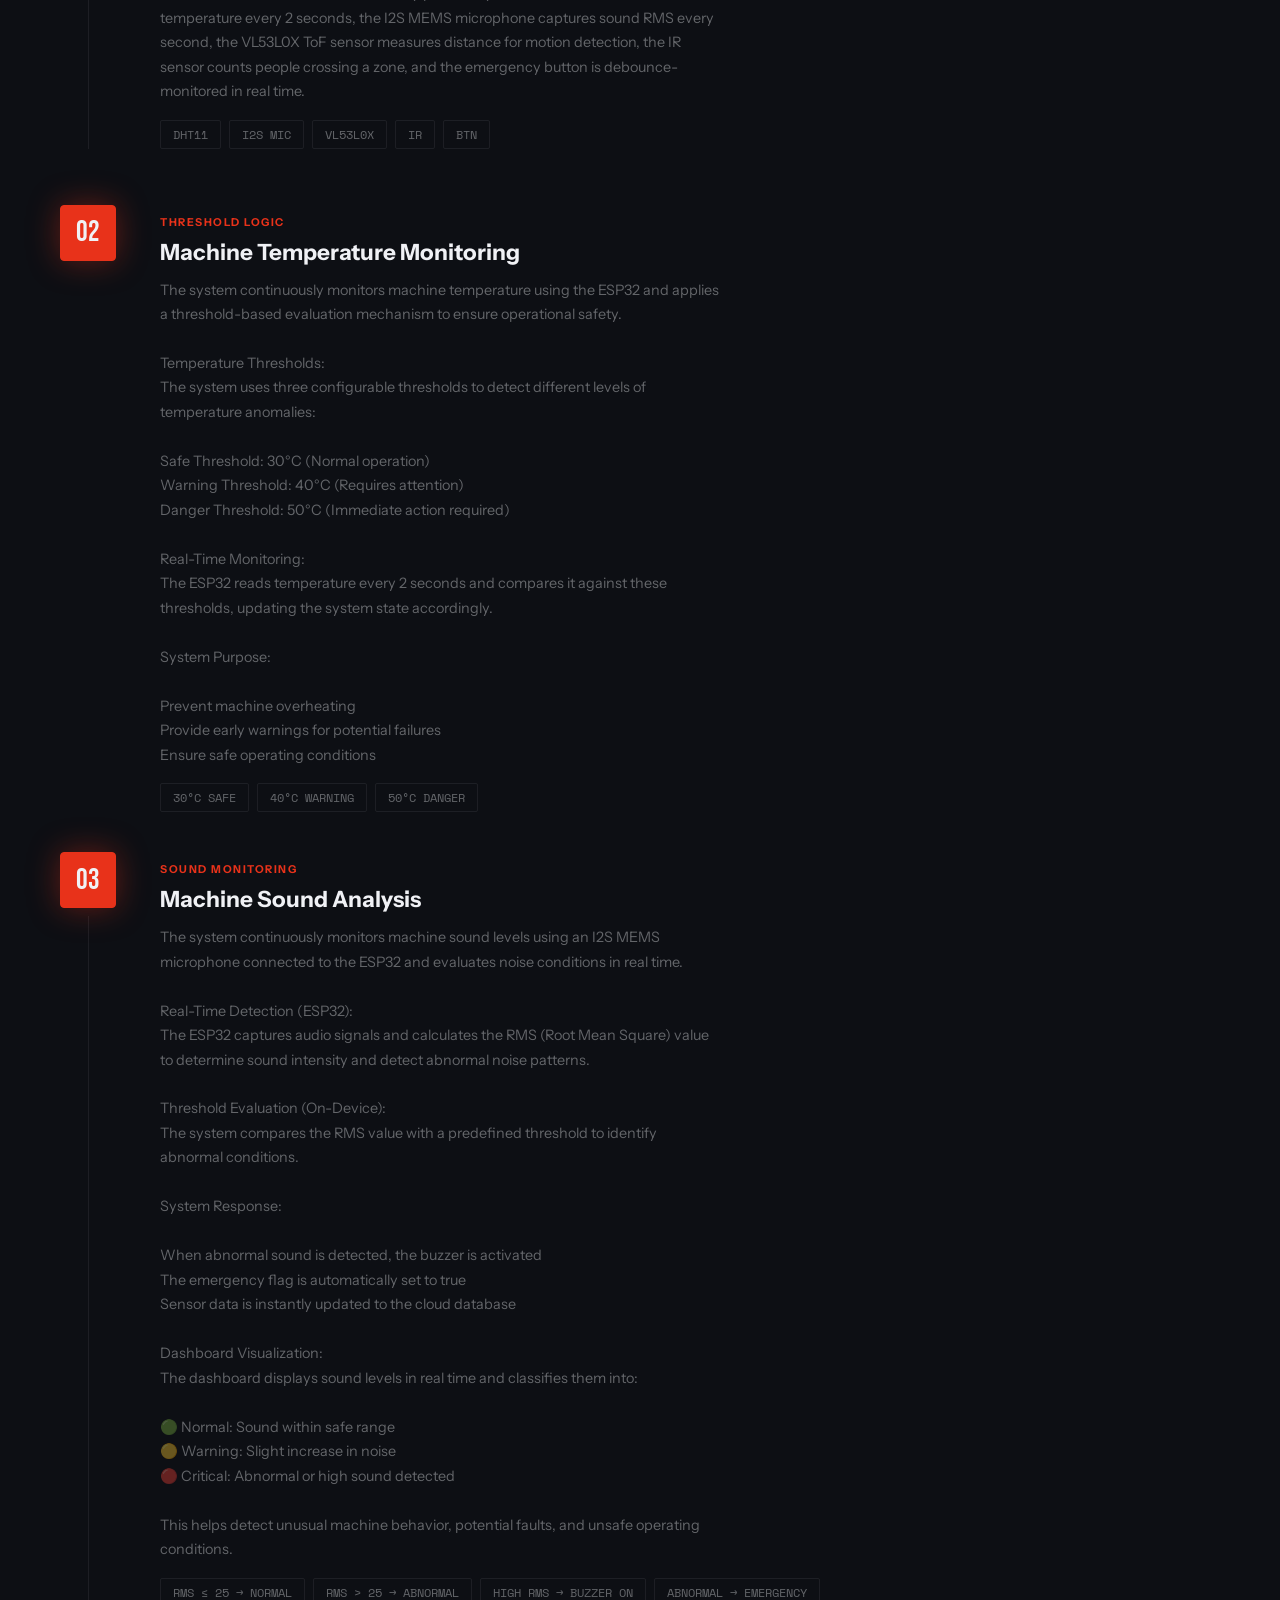
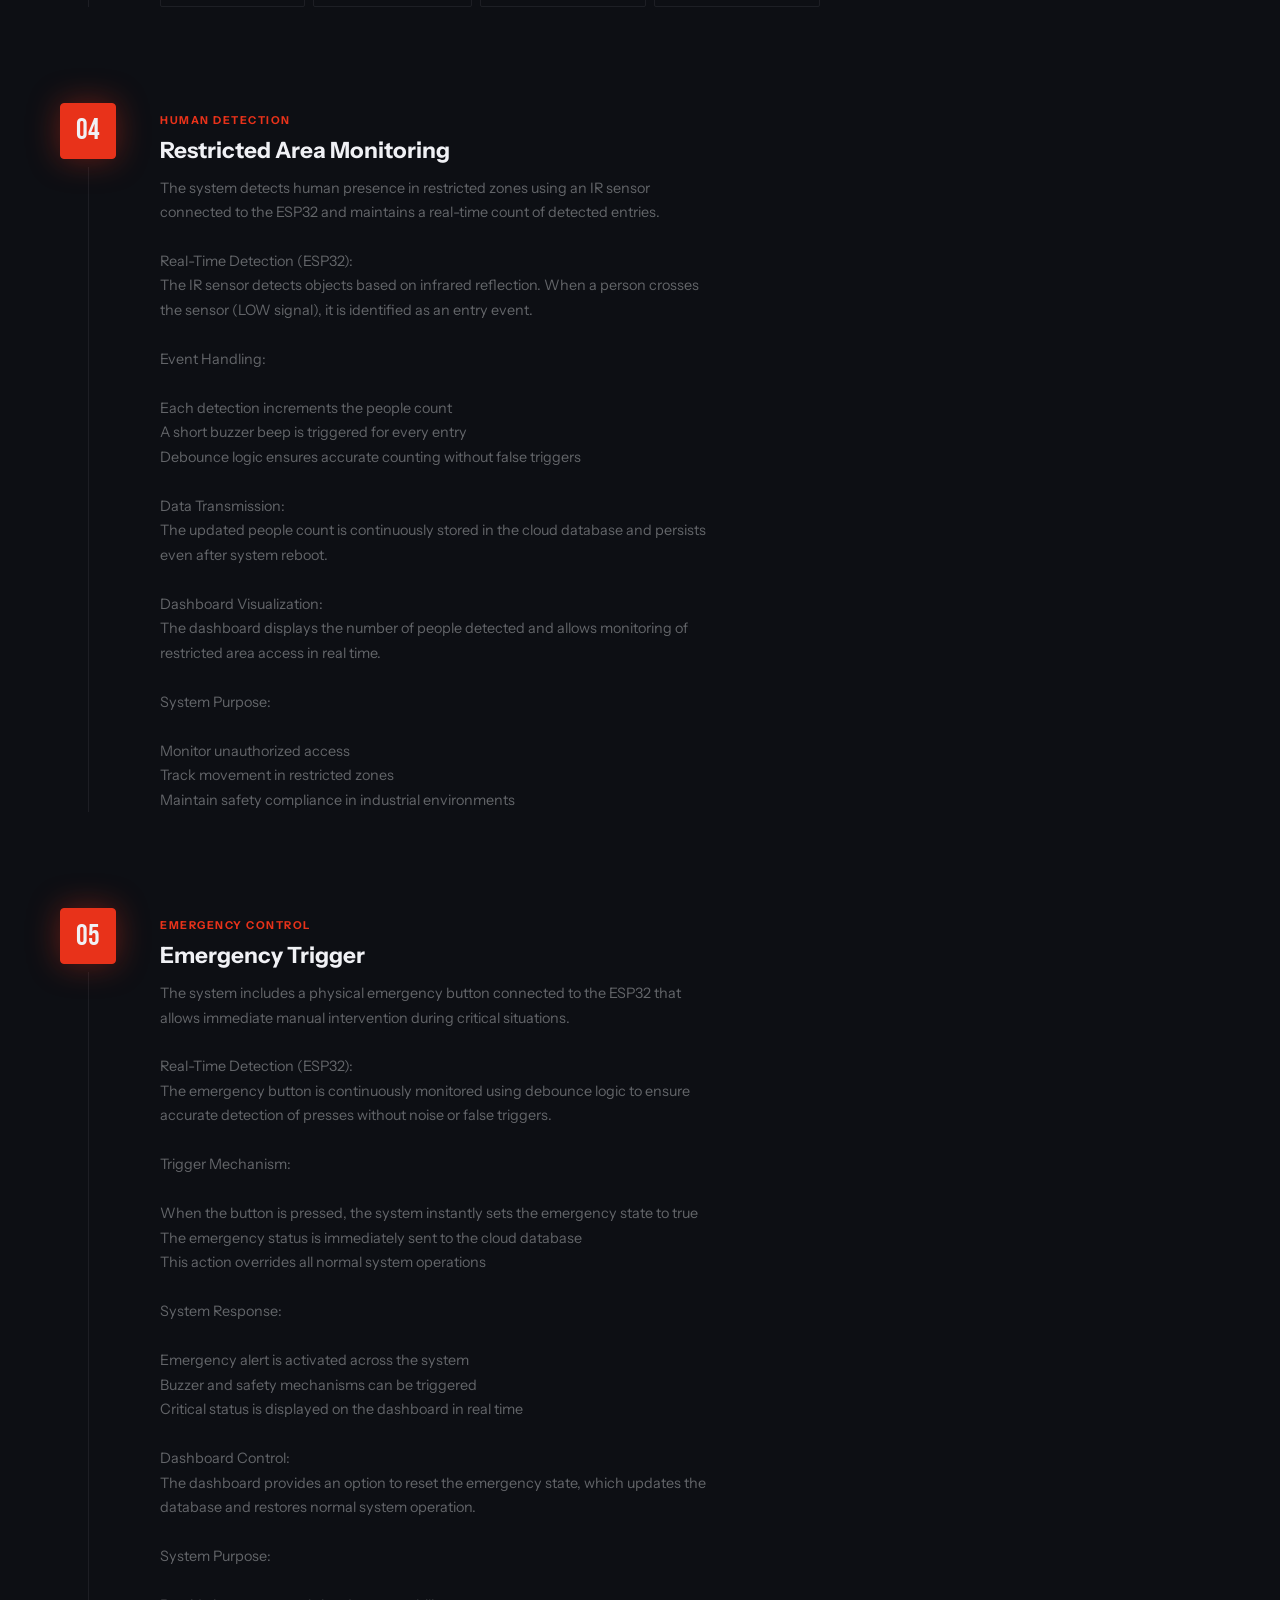
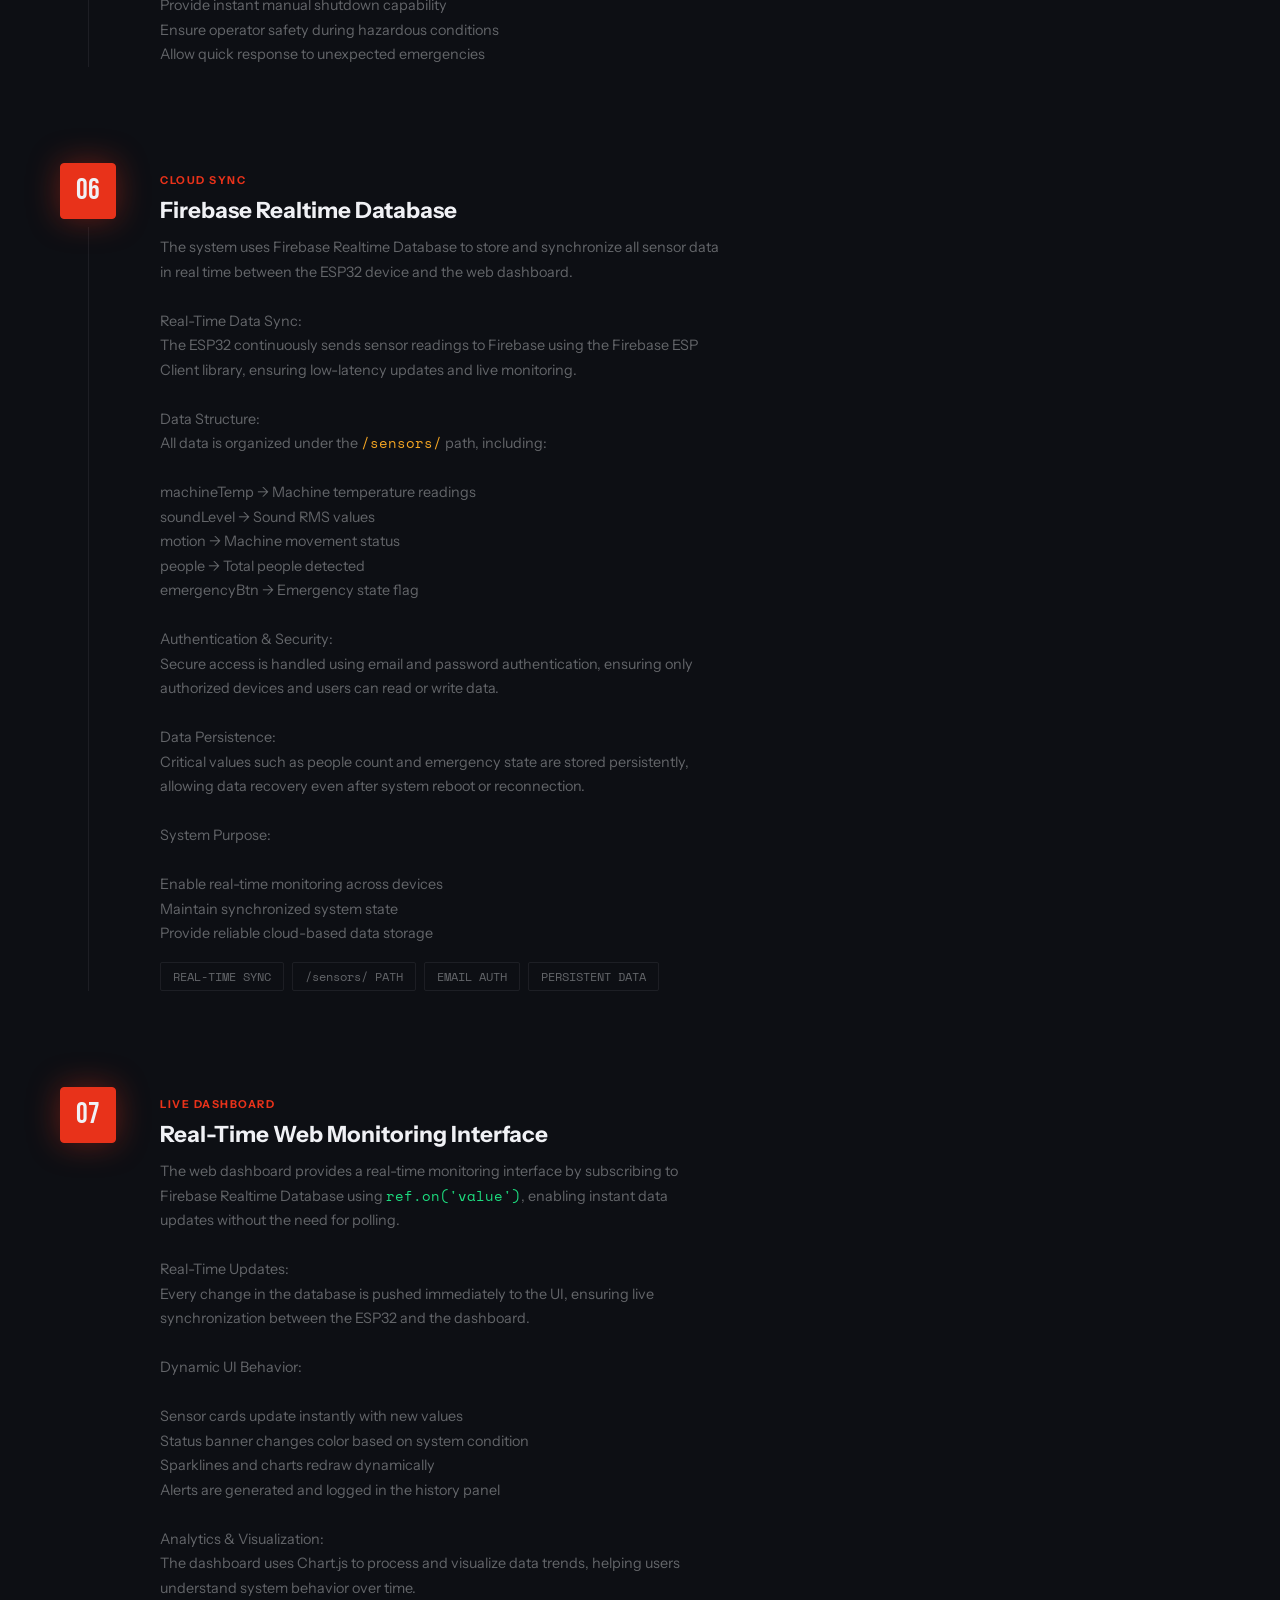
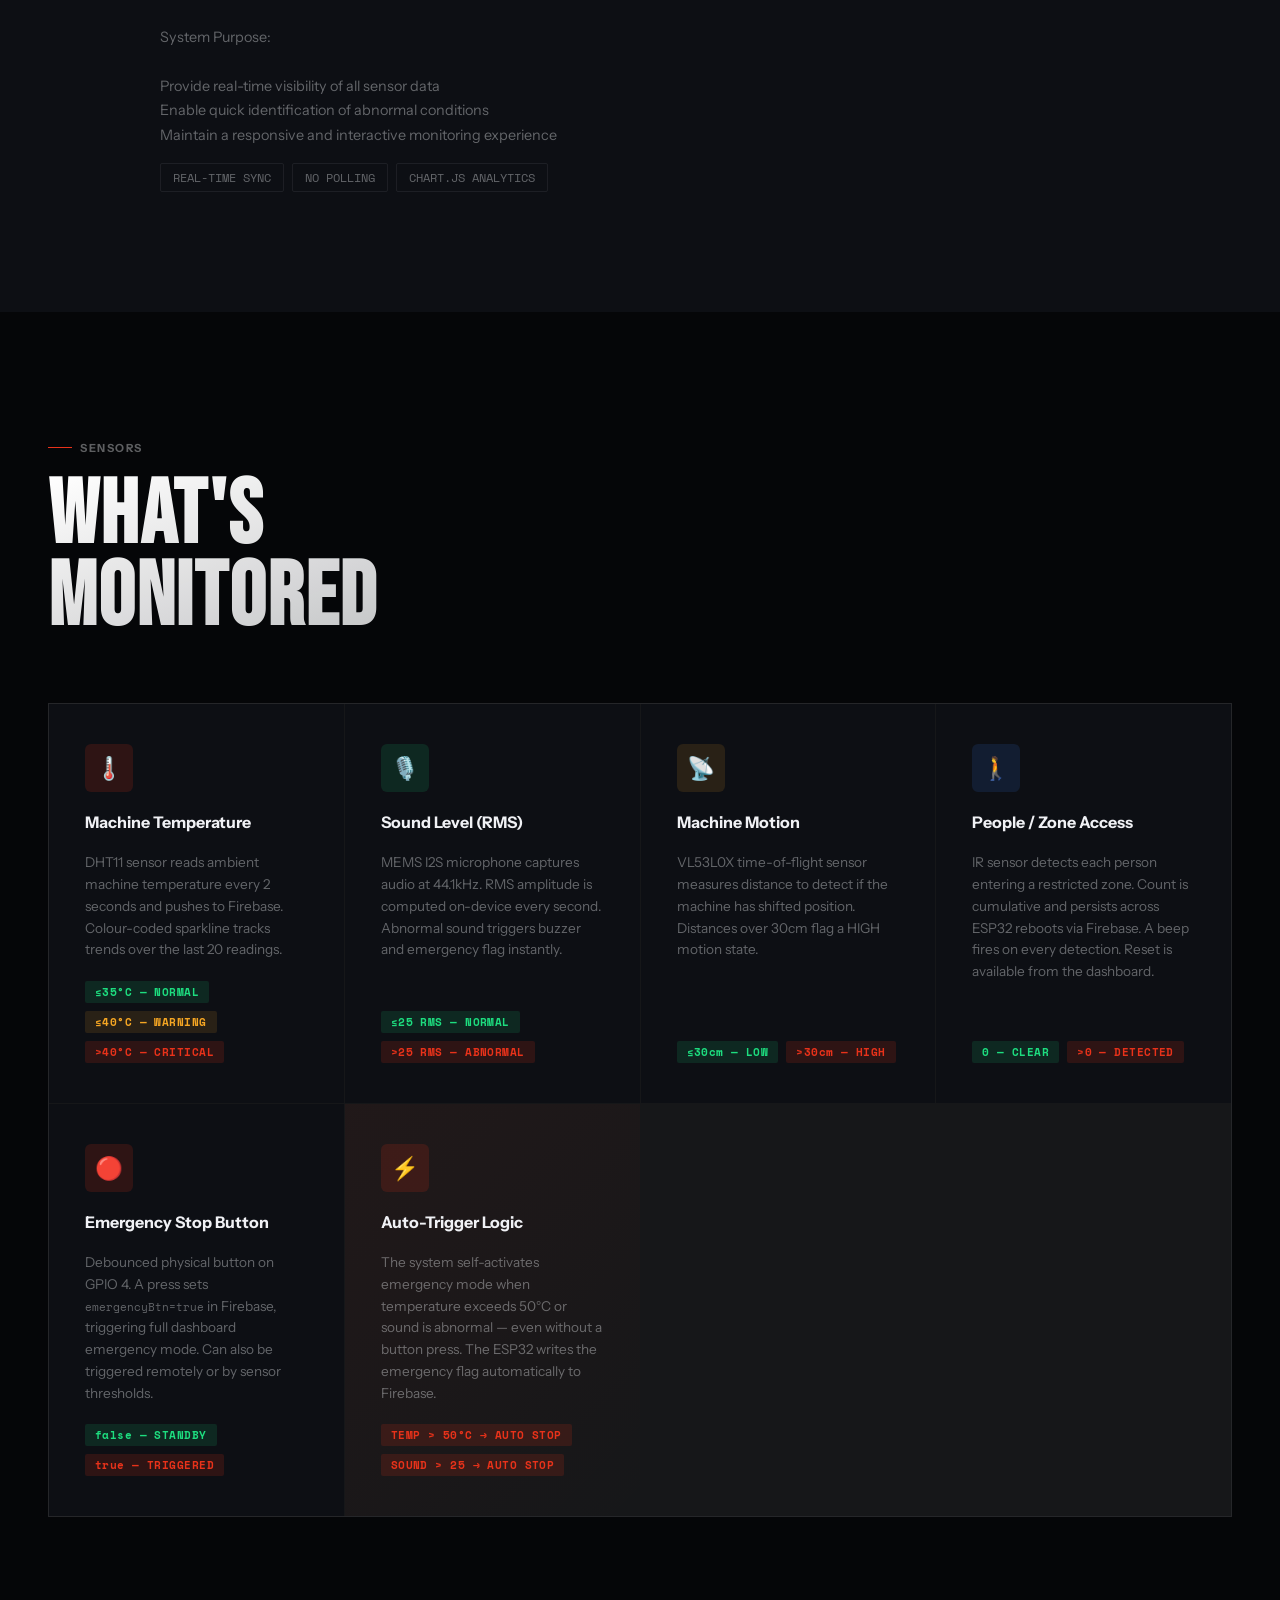
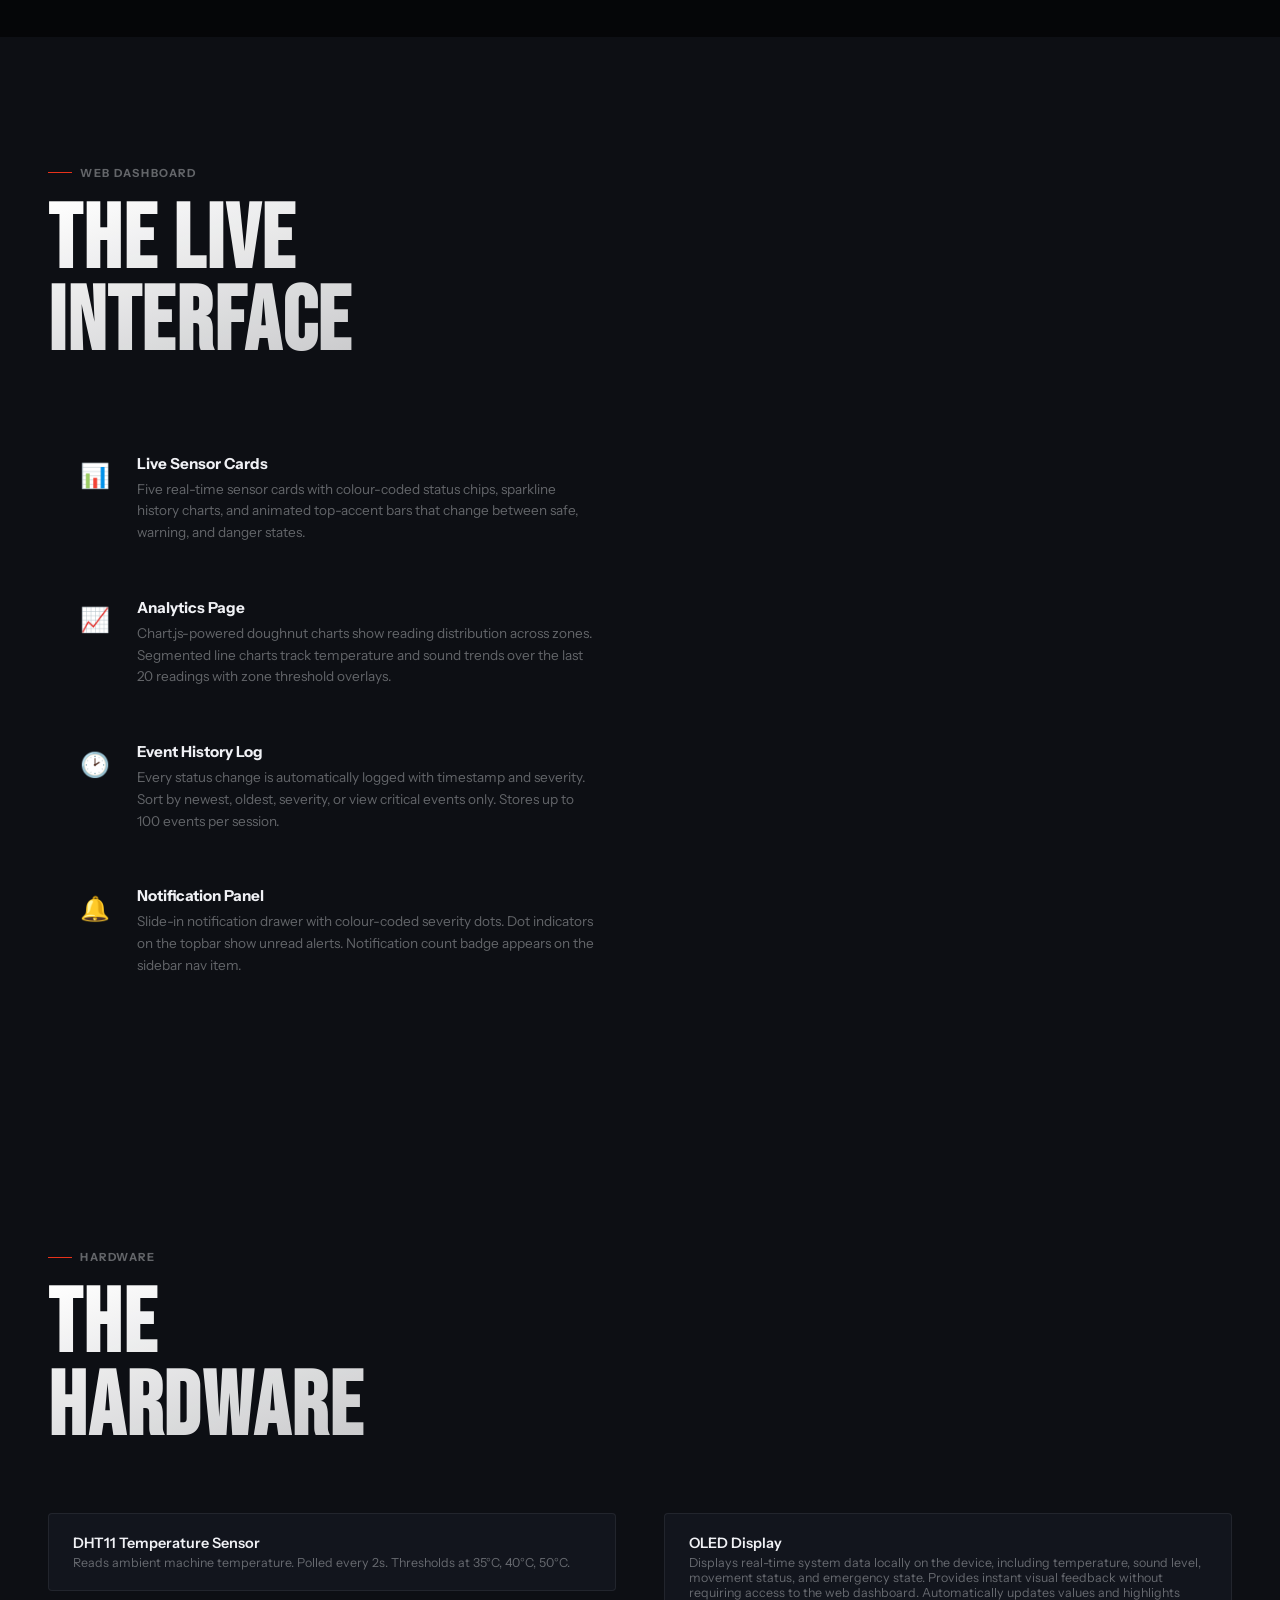
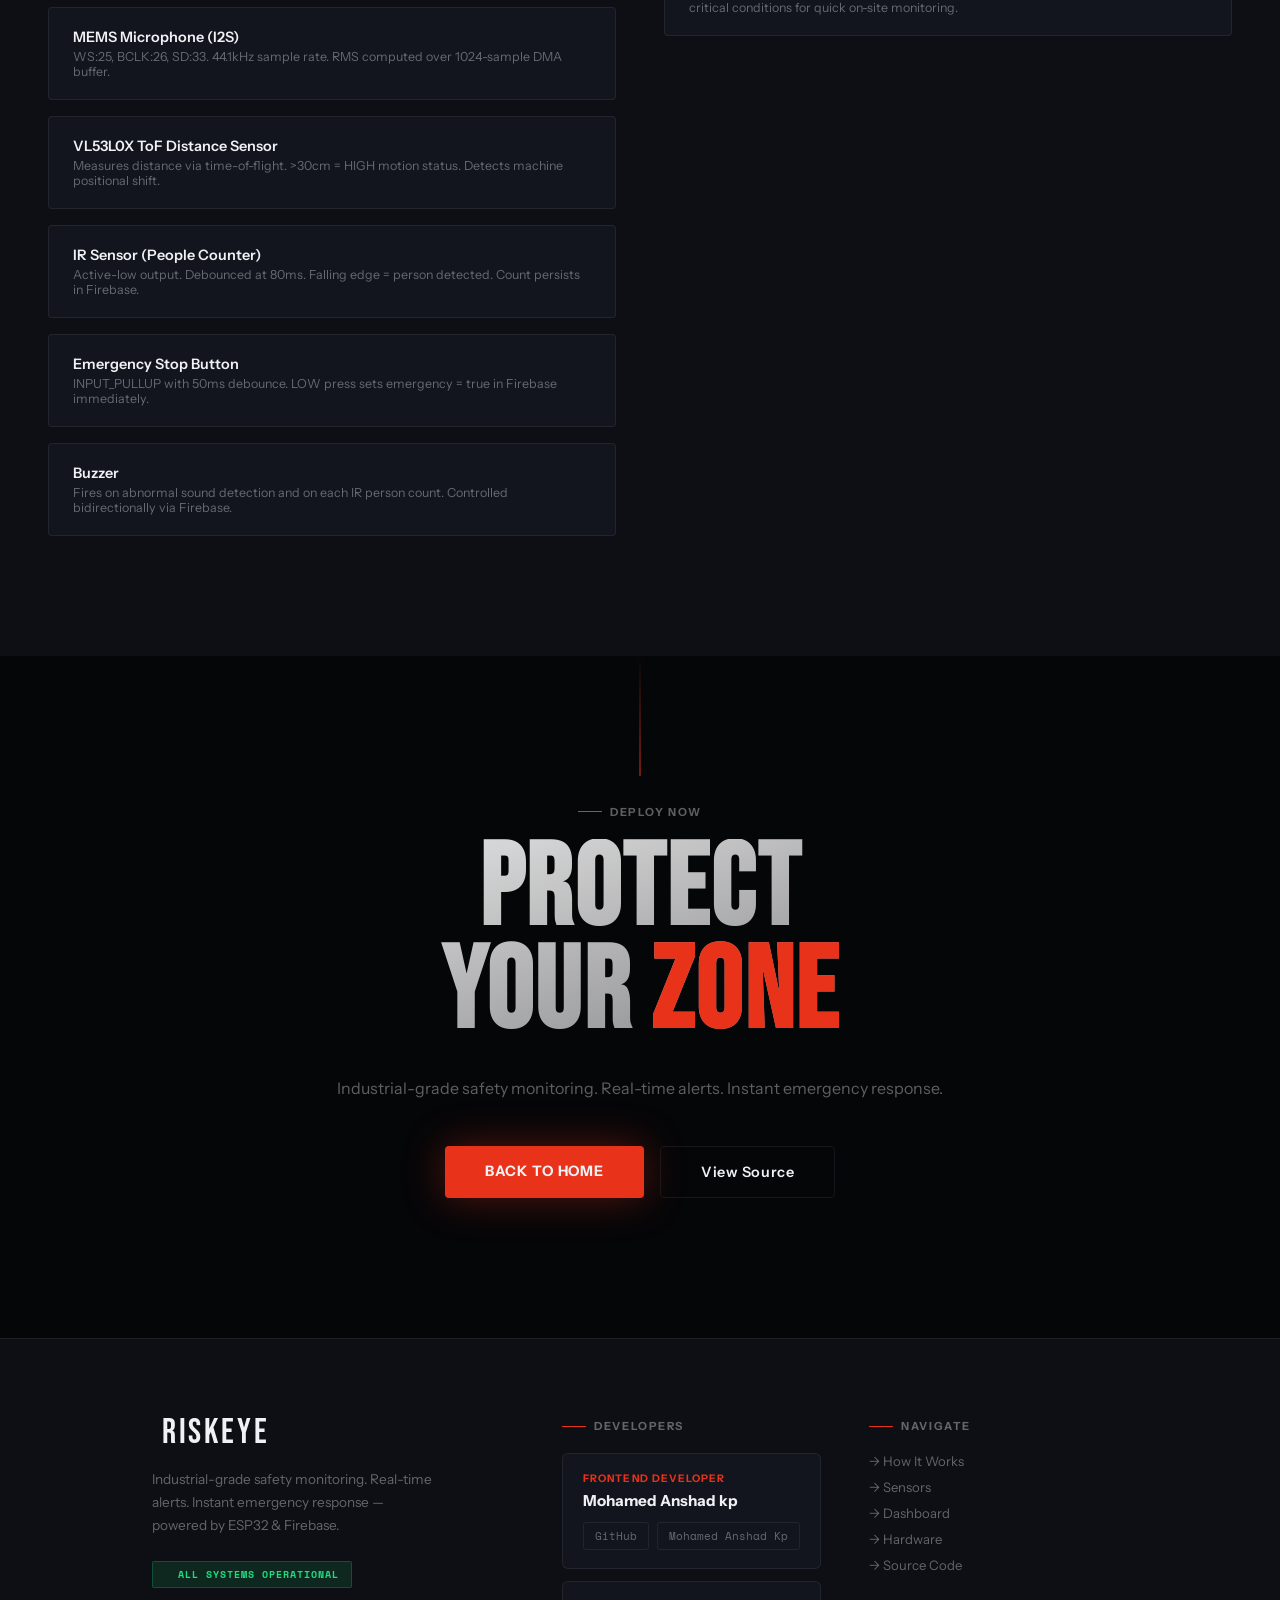
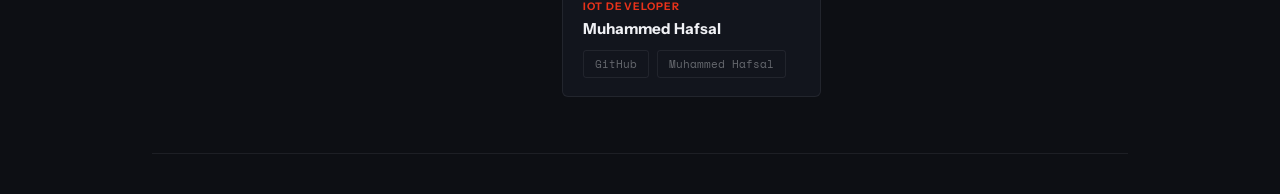
<file: landing.html>
<!DOCTYPE html>
<html lang="en">

<head>
    <meta charset="UTF-8">
    <meta name="viewport" content="width=device-width, initial-scale=1.0">
    <title>RiskEye — Industrial Safety Monitoring System</title>
    <link
        href="https://fonts.googleapis.com/css2?family=Bebas+Neue&family=Instrument+Sans:ital,wght@0,400;0,500;0,600;0,700;1,400&family=Space+Mono:wght@400;700&display=swap"
        rel="stylesheet">
    <link rel="stylesheet" href="style.css">
</head>

<body>

    <!-- NAV -->
    <nav>
        <div class="nav-logo">
            <div class="dot"></div>
            RISKEYE
        </div>
        <ul class="nav-links">
            <li><a href="#hero">Home</a></li>
            <li><a href="#how">How It Works</a></li>
            <li><a href="#sensors">Sensors</a></li>
            <li><a href="#dashboard">Dashboard</a></li>
            <li><a href="#hardware">Hardware</a></li>
        </ul>
        <a class="nav-cta" href="https://github.com/Sapheron/RiskEye">Get Started</a>
    </nav>

    <!-- HERO -->
    <section class="hero" id="hero">
        <div class="hero-badge"><span></span>Real-Time Industrial Safety Monitoring System</div>
        <h1 class="hero-title">RISK<span class="accent">EYE</span></h1>
        <p class="hero-sub">An ESP32-powered industrial safety system. Monitors temperature, sound, motion, and
            unauthorised access — with instant Firebase alerts and a live web dashboard.</p>
        <div class="hero-buttons">
            <a class="btn-primary" href="#how">See How It Works</a>
            <a class="btn-outline" href="#hardware">Hardware Setup</a>
        </div>

        <!-- Ticker -->
        <div class="ticker-wrap">
            <div class="ticker">
                <div class="ticker-item"><span class="blink">●</span> SYSTEM ONLINE</div>
                <div class="ticker-item">TEMP: 28.4°C — NORMAL</div>
                <div class="ticker-item alert-tick">⚠ SOUND: 31 dB — ABNORMAL DETECTED</div>
                <div class="ticker-item">MOTION: LOW — CLEAR</div>
                <div class="ticker-item">PEOPLE: 0 — AREA SECURE</div>
                <div class="ticker-item">FIREBASE: LIVE ●</div>
                <div class="ticker-item">UPTIME: 04:23:11</div>
                <div class="ticker-item alert-tick">● EMERGENCY STOP — MONITORING ACTIVE</div>
                <!-- duplicate for seamless loop -->
                <div class="ticker-item"><span class="blink">●</span> SYSTEM ONLINE</div>
                <div class="ticker-item">TEMP: 28.4°C — NORMAL</div>
                <div class="ticker-item alert-tick">⚠ SOUND: 31 dB — ABNORMAL DETECTED</div>
                <div class="ticker-item">MOTION: LOW — CLEAR</div>
                <div class="ticker-item">PEOPLE: 0 — AREA SECURE</div>
                <div class="ticker-item">FIREBASE: LIVE ●</div>
                <div class="ticker-item">UPTIME: 04:23:11</div>
                <div class="ticker-item alert-tick">● EMERGENCY STOP — MONITORING ACTIVE</div>
            </div>
        </div>
    </section>

    <!-- STATS BAR -->
    <div class="stats-bar">
        <div class="stat-item">
            <div class="stat-num">5<span class="stat-accent">+</span></div>
            <div class="stat-label">Active Sensors</div>
        </div>
        <div class="stat-item">
            <div class="stat-num"><span class="stat-accent">&lt;</span>1s</div>
            <div class="stat-label">Alert Latency</div>
        </div>
        <div class="stat-item">
            <div class="stat-num">24<span class="stat-accent">/</span>7</div>
            <div class="stat-label">Live Monitoring</div>
        </div>
        <div class="stat-item">
            <div class="stat-num">100<span class="stat-accent">%</span></div>
            <div class="stat-label">Firebase Sync</div>
        </div>
    </div>

    <!-- HOW IT WORKS -->
    <section class="how-section" id="how">
        <div class="how-inner">
            <div class="how-header">
                <div class="section-label">Process</div>
                <h2 class="section-title">HOW IT<br>WORKS</h2>
            </div>
            <div class="flow-container">

                <div class="flow-step active-step">
                    <div class="flow-line-col">
                        <div class="flow-num">01</div>
                        <div class="flow-line"></div>
                    </div>
                    <div class="flow-content">
                        <div class="flow-tag">Data Collection</div>
                        <div class="flow-title">ESP32 Reads All Sensors</div>
                        <div class="flow-desc">The ESP32 microcontroller continuously polls every sensor: the DHT11
                            reads machine temperature every 2 seconds, the I2S MEMS microphone captures sound RMS every
                            second, the VL53L0X ToF sensor measures distance for motion detection, the IR sensor counts
                            people crossing a zone, and the emergency button is debounce-monitored in real time.</div>
                        <div class="flow-chips">
                            <span class="chip">DHT11 </span>
                            <span class="chip">I2S MIC </span>
                            <span class="chip">VL53L0X </span>
                            <span class="chip">IR </span>
                            <span class="chip">BTN </span>
                        </div>
                    </div>
                </div>

                <!-- 02 -->
                <div class="flow-container">
                    <div class="flow-step active-step">
                        <div class="flow-line-col">
                            <div class="flow-num">02</div>
                            <div class="flow-line"></div>
                        </div>
                        <div class="flow-content">
                            <div class="flow-tag">Threshold Logic</div>
                            <div class="flow-title">Machine Temperature Monitoring</div>
                            <div class="flow-desc">The system continuously monitors machine temperature using the ESP32
                                and
                                applies a threshold-based evaluation mechanism to ensure operational safety.<br><br>

                                Temperature Thresholds:<br>
                                The system uses three configurable thresholds to detect different levels of temperature
                                anomalies:<br><br>

                                Safe Threshold: 30°C (Normal operation)<br>
                                Warning Threshold: 40°C (Requires attention)<br>
                                Danger Threshold: 50°C (Immediate action required)<br><br>

                                Real-Time Monitoring:<br>
                                The ESP32 reads temperature every 2 seconds and compares it against these thresholds,
                                updating the system state accordingly.<br><br>

                                System Purpose:<br><br>

                                Prevent machine overheating<br>
                                Provide early warnings for potential failures<br>
                                Ensure safe operating conditions
                            </div>
                            <div class="flow-chips">
                                <span class="chip">30°C SAFE</span>
                                <span class="chip">40°C WARNING</span>
                                <span class="chip">50°C DANGER</span>
                            </div>
                        </div>
                    </div>
                </div><br><br>

                <!-- 03 -->
                <div class="flow-container">
                    <div class="flow-step active-step">
                        <div class="flow-line-col">
                            <div class="flow-num">03</div>
                            <div class="flow-line"></div>
                        </div>
                        <div class="flow-content">
                            <div class="flow-tag">Sound Monitoring</div>
                            <div class="flow-title">Machine Sound Analysis</div>
                            <div class="flow-desc">
                                The system continuously monitors machine sound levels using an I2S MEMS microphone
                                connected
                                to the ESP32 and evaluates noise conditions in real time.<br><br>

                                Real-Time Detection (ESP32):<br>
                                The ESP32 captures audio signals and calculates the RMS (Root Mean Square) value to
                                determine sound intensity and detect abnormal noise patterns.<br><br>

                                Threshold Evaluation (On-Device):<br>
                                The system compares the RMS value with a predefined threshold to identify abnormal
                                conditions.<br><br>

                                System Response:<br><br>
                                When abnormal sound is detected, the buzzer is activated<br>
                                The emergency flag is automatically set to true<br>
                                Sensor data is instantly updated to the cloud database<br><br>

                                Dashboard Visualization:<br>
                                The dashboard displays sound levels in real time and classifies them into:<br><br>

                                🟢 Normal: Sound within safe range<br>
                                🟡 Warning: Slight increase in noise<br>
                                🔴 Critical: Abnormal or high sound detected<br><br>

                                This helps detect unusual machine behavior, potential faults, and unsafe operating
                                conditions.
                            </div>
                            <div class="flow-chips">
                                <span class="chip">RMS ≤ 25 → NORMAL</span>
                                <span class="chip">RMS > 25 → ABNORMAL</span>
                                <span class="chip">HIGH RMS → BUZZER ON</span>
                                <span class="chip">ABNORMAL → EMERGENCY</span>
                            </div>
                        </div>
                    </div><br><br>

                    <!-- 04 -->
                    <div class="flow-container">
                        <div class="flow-step active-step">
                            <div class="flow-line-col">
                                <div class="flow-num">04</div>
                                <div class="flow-line"></div>
                            </div>
                            <div class="flow-content">
                                <div class="flow-tag">Human Detection</div>
                                <div class="flow-title">Restricted Area Monitoring</div>
                                <div class="flow-desc">
                                    The system detects human presence in restricted zones using an IR sensor connected
                                    to
                                    the
                                    ESP32 and maintains a real-time count of detected entries.<br><br>

                                    Real-Time Detection (ESP32):<br>
                                    The IR sensor detects objects based on infrared reflection. When a person crosses
                                    the
                                    sensor
                                    (LOW signal), it is identified as an entry event.<br><br>

                                    Event Handling:<br><br>
                                    Each detection increments the people count<br>
                                    A short buzzer beep is triggered for every entry<br>
                                    Debounce logic ensures accurate counting without false triggers<br><br>

                                    Data Transmission:<br>
                                    The updated people count is continuously stored in the cloud database and persists
                                    even
                                    after system reboot.<br><br>

                                    Dashboard Visualization:<br>
                                    The dashboard displays the number of people detected and allows monitoring of
                                    restricted
                                    area access in real time.<br><br>

                                    System Purpose:<br><br>
                                    Monitor unauthorized access<br>
                                    Track movement in restricted zones<br>
                                    Maintain safety compliance in industrial environments
                                </div>
                            </div>
                        </div><br><br>



                        <!-- 05 -->

                        <div class="flow-container">
                            <div class="flow-step active-step">
                                <div class="flow-line-col">
                                    <div class="flow-num">05</div>
                                    <div class="flow-line"></div>
                                </div>
                                <div class="flow-content">
                                    <div class="flow-tag">Emergency Control</div>
                                    <div class="flow-title">Emergency Trigger</div>
                                    <div class="flow-desc">
                                        The system includes a physical emergency button connected to the ESP32 that
                                        allows
                                        immediate
                                        manual intervention during critical situations.<br><br>

                                        Real-Time Detection (ESP32):<br>
                                        The emergency button is continuously monitored using debounce logic to ensure
                                        accurate
                                        detection of presses without noise or false triggers.<br><br>

                                        Trigger Mechanism:<br><br>
                                        When the button is pressed, the system instantly sets the emergency state to
                                        true<br>
                                        The emergency status is immediately sent to the cloud database<br>
                                        This action overrides all normal system operations<br><br>

                                        System Response:<br><br>
                                        Emergency alert is activated across the system<br>
                                        Buzzer and safety mechanisms can be triggered<br>
                                        Critical status is displayed on the dashboard in real time<br><br>

                                        Dashboard Control:<br>
                                        The dashboard provides an option to reset the emergency state, which updates the
                                        database
                                        and restores normal system operation.<br><br>

                                        System Purpose:<br><br>
                                        Provide instant manual shutdown capability<br>
                                        Ensure operator safety during hazardous conditions<br>
                                        Allow quick response to unexpected emergencies
                                    </div>
                                </div>
                            </div><br><br>

                            <!-- 06 -->
                            <div class="flow-container">
                                <div class="flow-step active-step">
                                    <div class="flow-line-col">
                                        <div class="flow-num">06</div>
                                        <div class="flow-line"></div>
                                    </div>
                                    <div class="flow-content">
                                        <div class="flow-tag">Cloud Sync</div>
                                        <div class="flow-title">Firebase Realtime Database</div>
                                        <div class="flow-desc">
                                            The system uses Firebase Realtime Database to store and synchronize all
                                            sensor data
                                            in
                                            real
                                            time between the ESP32 device and the web dashboard.<br><br>

                                            Real-Time Data Sync:<br>
                                            The ESP32 continuously sends sensor readings to Firebase using the Firebase
                                            ESP
                                            Client
                                            library, ensuring low-latency updates and live monitoring.<br><br>

                                            Data Structure:<br>
                                            All data is organized under the <code
                                                style="color:var(--amber);font-family:var(--font-mono)">/sensors/</code>
                                            path,
                                            including:<br><br>

                                            machineTemp → Machine temperature readings<br>
                                            soundLevel → Sound RMS values<br>
                                            motion → Machine movement status<br>
                                            people → Total people detected<br>
                                            emergencyBtn → Emergency state flag<br><br>

                                            Authentication & Security:<br>
                                            Secure access is handled using email and password authentication, ensuring
                                            only
                                            authorized
                                            devices and users can read or write data.<br><br>

                                            Data Persistence:<br>
                                            Critical values such as people count and emergency state are stored
                                            persistently,
                                            allowing
                                            data recovery even after system reboot or reconnection.<br><br>

                                            System Purpose:<br><br>

                                            Enable real-time monitoring across devices<br>
                                            Maintain synchronized system state<br>
                                            Provide reliable cloud-based data storage
                                        </div>
                                        <div class="flow-chips">
                                            <span class="chip">REAL-TIME SYNC</span>
                                            <span class="chip">/sensors/ PATH</span>
                                            <span class="chip">EMAIL AUTH</span>
                                            <span class="chip">PERSISTENT DATA</span>
                                        </div>
                                    </div>
                                </div>
                                <br><br>

                                <div class="flow-container">
                                    <div class="flow-step active-step">
                                        <div class="flow-line-col">
                                            <div class="flow-num">07</div>
                                            <div class="flow-line"></div>
                                        </div>
                                        <div class="flow-content">
                                            <div class="flow-tag">Live Dashboard</div>
                                            <div class="flow-title">Real-Time Web Monitoring Interface</div>
                                            <div class="flow-desc">
                                                The web dashboard provides a real-time monitoring interface by
                                                subscribing
                                                to
                                                Firebase
                                                Realtime Database using
                                                <code
                                                    style="color:var(--green);font-family:var(--font-mono)">ref.on('value')</code>,
                                                enabling instant data updates without the need for polling.<br><br>

                                                Real-Time Updates:<br>
                                                Every change in the database is pushed immediately to the UI, ensuring
                                                live
                                                synchronization
                                                between the ESP32 and the dashboard.<br><br>

                                                Dynamic UI Behavior:<br><br>

                                                Sensor cards update instantly with new values<br>
                                                Status banner changes color based on system condition<br>
                                                Sparklines and charts redraw dynamically<br>
                                                Alerts are generated and logged in the history panel<br><br>

                                                Analytics & Visualization:<br>
                                                The dashboard uses Chart.js to process and visualize data trends,
                                                helping
                                                users
                                                understand
                                                system behavior over time.<br><br>

                                                System Purpose:<br><br>

                                                Provide real-time visibility of all sensor data<br>
                                                Enable quick identification of abnormal conditions<br>
                                                Maintain a responsive and interactive monitoring experience
                                            </div>
                                            <div class="flow-chips">
                                                <span class="chip">REAL-TIME SYNC</span>
                                                <span class="chip">NO POLLING</span>
                                                <span class="chip">CHART.JS ANALYTICS</span>
                                            </div>
                                        </div>
                                    </div>

                                </div>
    </section>

    <!-- SENSORS -->
    <section class="sensors-section" id="sensors">
        <div class="sensors-inner">
            <div class="section-label">Sensors</div>
            <h2 class="section-title">WHAT'S<br>MONITORED</h2>
            <div class="sensors-grid">

                <div class="sensor-tile">
                    <div class="tile-icon red">🌡️</div>
                    <div class="tile-name">Machine Temperature</div>
                    <div class="tile-desc">DHT11 sensor reads ambient machine temperature every 2 seconds and pushes to
                        Firebase. Colour-coded sparkline tracks trends over the last 20 readings.</div>
                    <div class="tile-thresholds">
                        <span class="threshold safe">≤35°C — NORMAL</span>
                        <span class="threshold warn">≤40°C — WARNING</span>
                        <span class="threshold danger">&gt;40°C — CRITICAL</span>
                    </div>
                </div>

                <div class="sensor-tile">
                    <div class="tile-icon green">🎙️</div>
                    <div class="tile-name">Sound Level (RMS)</div>
                    <div class="tile-desc">MEMS I2S microphone captures audio at 44.1kHz. RMS amplitude is computed
                        on-device every second. Abnormal sound triggers buzzer and emergency flag instantly.</div>
                    <div class="tile-thresholds">
                        <span class="threshold safe">≤25 RMS — NORMAL</span>
                        <span class="threshold danger">&gt;25 RMS — ABNORMAL</span>
                    </div>
                </div>

                <div class="sensor-tile">
                    <div class="tile-icon amber">📡</div>
                    <div class="tile-name">Machine Motion</div>
                    <div class="tile-desc">VL53L0X time-of-flight sensor measures distance to detect if the machine has
                        shifted position. Distances over 30cm flag a HIGH motion state.</div>
                    <div class="tile-thresholds">
                        <span class="threshold safe">≤30cm — LOW</span>
                        <span class="threshold danger">&gt;30cm — HIGH</span>
                    </div>
                </div>

                <div class="sensor-tile">
                    <div class="tile-icon blue">🚶</div>
                    <div class="tile-name">People / Zone Access</div>
                    <div class="tile-desc">IR sensor detects each person entering a restricted zone. Count is cumulative
                        and persists across ESP32 reboots via Firebase. A beep fires on every detection. Reset is
                        available from the dashboard.</div>
                    <div class="tile-thresholds">
                        <span class="threshold safe">0 — CLEAR</span>
                        <span class="threshold danger">&gt;0 — DETECTED</span>
                    </div>
                </div>

                <div class="sensor-tile">
                    <div class="tile-icon red">🔴</div>
                    <div class="tile-name">Emergency Stop Button</div>
                    <div class="tile-desc">Debounced physical button on GPIO 4. A press sets <code
                            style="font-family:var(--font-mono);font-size:0.8em">emergencyBtn=true</code> in Firebase,
                        triggering full dashboard emergency mode. Can also be triggered remotely or by sensor
                        thresholds.</div>
                    <div class="tile-thresholds">
                        <span class="threshold safe">false — STANDBY</span>
                        <span class="threshold danger">true — TRIGGERED</span>
                    </div>
                </div>

                <div class="sensor-tile" style="background:linear-gradient(135deg,rgba(232,50,26,0.05),transparent);">
                    <div class="tile-icon red">⚡</div>
                    <div class="tile-name">Auto-Trigger Logic</div>
                    <div class="tile-desc">The system self-activates emergency mode when temperature exceeds 50°C or
                        sound is abnormal — even without a button press. The ESP32 writes the emergency flag
                        automatically to Firebase.</div>
                    <div class="tile-thresholds">
                        <span class="threshold danger">TEMP &gt; 50°C → AUTO STOP</span>
                        <span class="threshold danger">SOUND &gt; 25 → AUTO STOP</span>
                    </div>
                </div>

            </div>
        </div>
    </section>

    <!-- DASHBOARD FEATURES -->
    <section class="dashboard-section" id="dashboard">
        <div class="dashboard-inner">
            <div class="section-label">Web Dashboard</div>
            <h2 class="section-title">THE LIVE<br>INTERFACE</h2>

            <div class="dashboard-grid">
                <div class="feature-list">

                    <div class="feature-item">
                        <div class="feature-icon">📊</div>
                        <div>
                            <div class="feature-title">Live Sensor Cards</div>
                            <div class="feature-desc">Five real-time sensor cards with colour-coded status chips,
                                sparkline history charts, and animated top-accent bars that change between safe,
                                warning, and danger states.</div>
                        </div>
                    </div>

                    <div class="feature-item">
                        <div class="feature-icon">📈</div>
                        <div>
                            <div class="feature-title">Analytics Page</div>
                            <div class="feature-desc">Chart.js-powered doughnut charts show reading distribution across
                                zones. Segmented line charts track temperature and sound trends over the last 20
                                readings with zone threshold overlays.</div>
                        </div>
                    </div>

                    <div class="feature-item">
                        <div class="feature-icon">🕑</div>
                        <div>
                            <div class="feature-title">Event History Log</div>
                            <div class="feature-desc">Every status change is automatically logged with timestamp and
                                severity. Sort by newest, oldest, severity, or view critical events only. Stores up to
                                100 events per session.</div>
                        </div>
                    </div>

                    <div class="feature-item">
                        <div class="feature-icon">🔔</div>
                        <div>
                            <div class="feature-title">Notification Panel</div>
                            <div class="feature-desc">Slide-in notification drawer with colour-coded severity dots. Dot
                                indicators on the topbar show unread alerts. Notification count badge appears on the
                                sidebar nav item.</div>
                        </div>
                    </div>

                </div>
            </div>
        </div>
    </section>

    <!-- HARDWARE -->
    <section class="hardware-section" id="hardware">
        <div class="hardware-inner">
            <div class="section-label">Hardware</div>
            <h2 class="section-title">THE<br>HARDWARE</h2>
            <div class="hardware-grid">
                <div class="hw-list">
                    <div class="hw-item">
                        <div>
                            <div class="hw-name">DHT11 Temperature Sensor</div>
                            <div class="hw-desc">Reads ambient machine temperature. Polled every 2s. Thresholds at 35°C,
                                40°C, 50°C.</div>
                        </div>
                    </div>
                    <div class="hw-item">
                        <div>
                            <div class="hw-name">MEMS Microphone (I2S)</div>
                            <div class="hw-desc">WS:25, BCLK:26, SD:33. 44.1kHz sample rate. RMS computed over
                                1024-sample DMA buffer.</div>
                        </div>
                    </div>
                    <div class="hw-item">
                        <div>
                            <div class="hw-name">VL53L0X ToF Distance Sensor</div>
                            <div class="hw-desc">Measures distance via time-of-flight. &gt;30cm = HIGH motion status.
                                Detects machine positional shift.</div>
                        </div>
                    </div>
                    <div class="hw-item">
                        <div>
                            <div class="hw-name">IR Sensor (People Counter)</div>
                            <div class="hw-desc">Active-low output. Debounced at 80ms. Falling edge = person detected.
                                Count persists in Firebase.</div>
                        </div>
                    </div>
                    <div class="hw-item">
                        <div>
                            <div class="hw-name">Emergency Stop Button</div>
                            <div class="hw-desc">INPUT_PULLUP with 50ms debounce. LOW press sets emergency = true in
                                Firebase immediately.</div>
                        </div>
                    </div>
                    <div class="hw-item">
                        <div>
                            <div class="hw-name">Buzzer</div>
                            <div class="hw-desc">Fires on abnormal sound detection and on each IR person count.
                                Controlled bidirectionally via Firebase.</div>
                        </div>
                    </div>
                </div>

                <div class="hw-item">
                    <div>
                        <div class="hw-name">OLED Display</div>
                        <div class="hw-desc">
                            Displays real-time system data locally on the device, including temperature, sound level,
                            movement status, and emergency state.
                            Provides instant visual feedback without requiring access to the web dashboard.
                            Automatically updates values and highlights critical conditions for quick on-site
                            monitoring.
                        </div>
                    </div>
                </div>
            </div>
        </div>
    </section>

    <!-- CTA -->
    <section class="cta-section" id="cta">
        <div class="section-label" style="justify-content:center">Deploy Now</div>
        <h2 class="cta-tagline">PROTECT<br>YOUR <span class="red">ZONE</span></h2>
        <p class="cta-sub">Industrial-grade safety monitoring. Real-time alerts. Instant emergency response.</p>
        <div style="display:flex;gap:16px;justify-content:center;flex-wrap:wrap">
            <a class="btn-primary" href="#">Back To Home</a>
            <a class="btn-outline" href="https://github.com/Sapheron/RiskEye">View Source</a>
        </div>
    </section>

    <!-- FOOTER -->
    <footer
        style="background:#0d0f14;border-top:1px solid var(--border);font-family:var(--font-body);color:var(--white);padding:72px 48px 40px;">

        <div
            style="display:grid;grid-template-columns:1.4fr 1fr 1fr;gap:48px;padding-bottom:56px;border-bottom:1px solid var(--border);max-width:1200px;margin:0 auto;">

            <!-- Brand -->
            <div>
                <div
                    style="font-family:var(--font-display);font-size:2.2rem;letter-spacing:0.08em;display:flex;align-items:center;gap:10px;margin-bottom:14px;">
                    <div class="dot"></div>RISKEYE
                </div>
                <p style="color:var(--muted);font-size:0.85rem;line-height:1.7;max-width:280px;">Industrial-grade safety
                    monitoring. Real-time alerts. Instant emergency response — powered by ESP32 &amp; Firebase.</p>
                <div
                    style="margin-top:24px;display:inline-flex;align-items:center;gap:7px;background:var(--green-dim);border:1px solid rgba(29,221,127,0.22);border-radius:2px;padding:5px 12px;font-family:var(--font-mono);font-size:0.62rem;font-weight:700;letter-spacing:0.1em;color:var(--green);">
                    <div class="dot" style="width:6px;height:6px;"></div>ALL SYSTEMS OPERATIONAL
                </div>
            </div>

            <!-- Developers -->
            <div>
                <div class="section-label" style="margin-bottom:20px;">Developers</div>

                <!-- Dev 1 -->
                <div style="background:var(--surface2);border:1px solid var(--border);border-radius:6px;padding:18px 20px;margin-bottom:12px;transition:border-color 0.2s;"
                    onmouseover="this.style.borderColor='rgba(240,241,245,0.2)'"
                    onmouseout="this.style.borderColor='var(--border)'">
                    <div
                        style="font-size:0.65rem;font-weight:700;letter-spacing:0.1em;text-transform:uppercase;color:var(--red);margin-bottom:6px;">
                        Frontend Developer</div>
                    <div style="font-weight:700;font-size:0.95rem;margin-bottom:12px;">Mohamed Anshad kp</div>
                    <div style="display:flex;gap:8px;flex-wrap:wrap;">
                        <a href="https://github.com/CypherBladeX" target="_blank"
                            style="display:inline-flex;align-items:center;gap:6px;padding:5px 11px;border:1px solid var(--border);border-radius:3px;font-size:0.68rem;font-family:var(--font-mono);color:var(--muted);text-decoration:none;transition:all 0.2s;"
                            onmouseover="this.style.borderColor='#a78bfa';this.style.color='#a78bfa'"
                            onmouseout="this.style.borderColor='var(--border)';this.style.color='var(--muted)'">
                            GitHub
                        </a>
                        <a href="https://www.instagram.com/anshad__004?igsh=YmI1NDZibHU3anIw" target="_blank"
                            style="display:inline-flex;align-items:center;gap:6px;padding:5px 11px;border:1px solid var(--border);border-radius:3px;font-size:0.68rem;font-family:var(--font-mono);color:var(--muted);text-decoration:none;transition:all 0.2s;"
                            onmouseover="this.style.borderColor='#f472b6';this.style.color='#f472b6'"
                            onmouseout="this.style.borderColor='var(--border)';this.style.color='var(--muted)'">
                            Mohamed Anshad Kp
                        </a>
                    </div>
                </div>

                <!-- Dev 2 -->
                <div style="background:var(--surface2);border:1px solid var(--border);border-radius:6px;padding:18px 20px;transition:border-color 0.2s;"
                    onmouseover="this.style.borderColor='rgba(240,241,245,0.2)'"
                    onmouseout="this.style.borderColor='var(--border)'">
                    <div
                        style="font-size:0.65rem;font-weight:700;letter-spacing:0.1em;text-transform:uppercase;color:var(--red);margin-bottom:6px;">
                        IoT Developer</div>
                    <div style="font-weight:700;font-size:0.95rem;margin-bottom:12px;">Muhammed Hafsal</div>
                    <div style="display:flex;gap:8px;flex-wrap:wrap;">
                        <a href="https://github.com/hafsal8" target="_blank"
                            style="display:inline-flex;align-items:center;gap:6px;padding:5px 11px;border:1px solid var(--border);border-radius:3px;font-size:0.68rem;font-family:var(--font-mono);color:var(--muted);text-decoration:none;transition:all 0.2s;"
                            onmouseover="this.style.borderColor='#a78bfa';this.style.color='#a78bfa'"
                            onmouseout="this.style.borderColor='var(--border)';this.style.color='var(--muted)'">
                            GitHub
                        </a>
                        <a href="https://www.instagram.com/hafffsal?igsh=MXRwajNwNm9xZGFubQ==" target="_blank"
                            style="display:inline-flex;align-items:center;gap:6px;padding:5px 11px;border:1px solid var(--border);border-radius:3px;font-size:0.68rem;font-family:var(--font-mono);color:var(--muted);text-decoration:none;transition:all 0.2s;"
                            onmouseover="this.style.borderColor='#f472b6';this.style.color='#f472b6'"
                            onmouseout="this.style.borderColor='var(--border)';this.style.color='var(--muted)'">
                            Muhammed Hafsal
                        </a>
                    </div>
                </div>
            </div>

            <!-- Nav links -->
            <div>
                <div class="section-label" style="margin-bottom:20px;">Navigate</div>
                <div style="display:flex;flex-direction:column;gap:10px;">
                    <a href="#how"
                        style="color:var(--muted);font-size:0.82rem;text-decoration:none;transition:color 0.2s;"
                        onmouseover="this.style.color='var(--white)'" onmouseout="this.style.color='var(--muted)'">→ How
                        It Works</a>
                    <a href="#sensors"
                        style="color:var(--muted);font-size:0.82rem;text-decoration:none;transition:color 0.2s;"
                        onmouseover="this.style.color='var(--white)'" onmouseout="this.style.color='var(--muted)'">→
                        Sensors</a>
                    <a href="#dashboard"
                        style="color:var(--muted);font-size:0.82rem;text-decoration:none;transition:color 0.2s;"
                        onmouseover="this.style.color='var(--white)'" onmouseout="this.style.color='var(--muted)'">→
                        Dashboard</a>
                    <a href="#hardware"
                        style="color:var(--muted);font-size:0.82rem;text-decoration:none;transition:color 0.2s;"
                        onmouseover="this.style.color='var(--white)'" onmouseout="this.style.color='var(--muted)'">→
                        Hardware</a>
                    <a href="https://github.com/Sapheron/RiskEye" target="_blank"
                        style="color:var(--muted);font-size:0.82rem;text-decoration:none;transition:color 0.2s;"
                        onmouseover="this.style.color='var(--white)'" onmouseout="this.style.color='var(--muted)'">→
                        Source Code</a>
                </div>
            </div>

        </div>
    </footer>

    <script src="script.js"></script>
</body>

</html>
</file>
<file: landing/style.css>
*,
*::before,
*::after {
    margin: 0;
    padding: 0;
    box-sizing: border-box;
}

:root {
    --black: #050608;
    --white: #f0f1f5;
    --red: #e8321a;
    --red-dim: rgba(232, 50, 26, 0.15);
    --green: #1ddd7f;
    --green-dim: rgba(29, 221, 127, 0.12);
    --amber: #f5a623;
    --surface: #0d0f14;
    --surface2: #12151d;
    --border: rgba(240, 241, 245, 0.07);
    --muted: rgba(240, 241, 245, 0.38);
    --font-display: 'Bebas Neue', sans-serif;
    --font-body: 'Instrument Sans', sans-serif;
    --font-mono: 'Space Mono', monospace;
}

html {
    scroll-behavior: smooth;
}

body {
    background: var(--black);
    color: var(--white);
    font-family: var(--font-body);
    overflow-x: hidden;
    cursor: default;
}

/* ─── NOISE OVERLAY ─── */
body::before {
    content: '';
    position: fixed;
    inset: 0;
    z-index: 0;
    pointer-events: none;
    background-image: url("data:image/svg+xml,%3Csvg viewBox='0 0 200 200' xmlns='http://www.w3.org/2000/svg'%3E%3Cfilter id='n'%3E%3CfeTurbulence type='fractalNoise' baseFrequency='0.9' numOctaves='4' stitchTiles='stitch'/%3E%3C/filter%3E%3Crect width='100%25' height='100%25' filter='url(%23n)' opacity='1'/%3E%3C/svg%3E");
    opacity: 0.028;
}

/* ─── NAV ─── */
nav {
    position: fixed;
    top: 0;
    left: 0;
    right: 0;
    z-index: 100;
    display: flex;
    align-items: center;
    justify-content: space-between;
    padding: 22px 48px;
    border-bottom: 1px solid var(--border);
    backdrop-filter: blur(24px);
    background: rgba(5, 6, 8, 0.7);
    animation: fadeDown 0.7s ease both;
}

@keyframes fadeDown {
    from {
        opacity: 0;
        transform: translateY(-16px);
    }
}

.nav-logo {
    font-family: var(--font-display);
    font-size: 1.5rem;
    letter-spacing: 0.08em;
    color: var(--white);
    display: flex;
    align-items: center;
    gap: 10px;
}

.nav-logo .dot {
    width: 9px;
    height: 9px;
    border-radius: 50%;
    background: var(--green);
    box-shadow: 0 0 12px var(--green);
    animation: pulse 2s infinite;
}

@keyframes pulse {
    50% {
        opacity: 0.4;
    }
}

.nav-links {
    display: flex;
    gap: 32px;
    list-style: none;
}

.nav-links a {
    color: var(--muted);
    text-decoration: none;
    font-size: 0.85rem;
    font-weight: 500;
    letter-spacing: 0.04em;
    transition: color 0.2s;
}

.nav-links a:hover {
    color: var(--white);
}

.nav-cta {
    background: var(--red);
    color: var(--white);
    border: none;
    padding: 10px 24px;
    border-radius: 4px;
    font-family: var(--font-body);
    font-weight: 700;
    font-size: 0.82rem;
    letter-spacing: 0.06em;
    text-transform: uppercase;
    cursor: pointer;
    transition: all 0.2s;
    text-decoration: none;
    box-shadow: 0 0 24px rgba(232, 50, 26, 0.3);
}

.nav-cta:hover {
    background: #ff3d20;
    box-shadow: 0 0 40px rgba(232, 50, 26, 0.5);
}

/* ─── HERO ─── */
.hero {
    min-height: 100vh;
    position: relative;
    display: flex;
    flex-direction: column;
    align-items: center;
    justify-content: center;
    text-align: center;
    padding: 120px 24px 80px;
    overflow: hidden;
}

/* Grid background */
.hero::after {
    content: '';
    position: absolute;
    inset: 0;
    pointer-events: none;
    background-image:
        linear-gradient(rgba(240, 241, 245, 0.03) 1px, transparent 1px),
        linear-gradient(90deg, rgba(240, 241, 245, 0.03) 1px, transparent 1px);
    background-size: 60px 60px;
    mask-image: radial-gradient(ellipse 80% 60% at 50% 50%, black, transparent);
}

.hero-badge {
    display: inline-flex;
    align-items: center;
    gap: 8px;
    border: 1px solid rgba(29, 221, 127, 0.3);
    background: var(--green-dim);
    padding: 6px 16px;
    border-radius: 2px;
    font-size: 0.72rem;
    font-weight: 700;
    letter-spacing: 0.12em;
    text-transform: uppercase;
    color: var(--green);
    margin-bottom: 36px;
    animation: fadeUp 0.7s 0.1s ease both;
}

.hero-badge span {
    width: 6px;
    height: 6px;
    border-radius: 50%;
    background: var(--green);
    animation: pulse 1.5s infinite;
}

.hero-title {
    font-family: var(--font-display);
    font-size: clamp(5rem, 14vw, 13rem);
    line-height: 0.9;
    letter-spacing: 0.02em;
    background: linear-gradient(180deg, #ffffff 0%, rgba(240, 241, 245, 0.5) 100%);
    -webkit-background-clip: text;
    -webkit-text-fill-color: transparent;
    animation: fadeUp 0.8s 0.2s ease both;
    position: relative;
    z-index: 1;
}

.hero-title .accent {
    -webkit-text-fill-color: var(--red);
}

.hero-sub {
    font-size: clamp(1rem, 2vw, 1.25rem);
    color: var(--muted);
    max-width: 560px;
    line-height: 1.7;
    margin: 28px auto 48px;
    animation: fadeUp 0.8s 0.35s ease both;
}

.hero-buttons {
    display: flex;
    gap: 16px;
    justify-content: center;
    flex-wrap: wrap;
    animation: fadeUp 0.8s 0.5s ease both;
}

.btn-primary {
    background: var(--red);
    color: var(--white);
    padding: 16px 40px;
    border: none;
    border-radius: 4px;
    font-family: var(--font-body);
    font-weight: 700;
    font-size: 0.9rem;
    letter-spacing: 0.06em;
    text-transform: uppercase;
    cursor: pointer;
    text-decoration: none;
    box-shadow: 0 0 40px rgba(232, 50, 26, 0.35);
    transition: all 0.2s;
}

.btn-primary:hover {
    transform: translateY(-2px);
    box-shadow: 0 0 60px rgba(232, 50, 26, 0.55);
}

.btn-outline {
    background: transparent;
    color: var(--white);
    padding: 16px 40px;
    border: 1px solid var(--border);
    border-radius: 4px;
    font-family: var(--font-body);
    font-weight: 600;
    font-size: 0.9rem;
    letter-spacing: 0.04em;
    cursor: pointer;
    text-decoration: none;
    transition: all 0.2s;
}

.btn-outline:hover {
    border-color: rgba(240, 241, 245, 0.3);
    background: rgba(240, 241, 245, 0.05);
}

/* Scroll ticker */
.ticker-wrap {
    position: absolute;
    bottom: 0;
    left: 0;
    right: 0;
    border-top: 1px solid var(--border);
    overflow: hidden;
    padding: 14px 0;
    background: rgba(5, 6, 8, 0.5);
}

.ticker {
    display: flex;
    gap: 64px;
    width: max-content;
    animation: ticker 28s linear infinite;
}

@keyframes ticker {
    to {
        transform: translateX(-50%);
    }
}

.ticker-item {
    display: flex;
    align-items: center;
    gap: 10px;
    font-family: var(--font-mono);
    font-size: 0.7rem;
    letter-spacing: 0.1em;
    color: var(--muted);
    white-space: nowrap;
}

.ticker-item .blink {
    color: var(--green);
    animation: pulse 1.5s infinite;
}

.ticker-item.alert-tick {
    color: var(--red);
}

@keyframes fadeUp {
    from {
        opacity: 0;
        transform: translateY(24px);
    }
}

/* ─── STATS BAR ─── */
.stats-bar {
    border-top: 1px solid var(--border);
    border-bottom: 1px solid var(--border);
    padding: 40px 48px;
    display: grid;
    grid-template-columns: repeat(4, 1fr);
    background: var(--surface);
}

.stat-item {
    text-align: center;
    padding: 24px;
    border-right: 1px solid var(--border);
    opacity: 0;
    transform: translateY(20px);
    transition: opacity 0.6s ease, transform 0.6s ease;
}

.stat-item:last-child {
    border-right: none;
}

.stat-item.visible {
    opacity: 1;
    transform: translateY(0);
}

.stat-num {
    font-family: var(--font-display);
    font-size: 3.5rem;
    line-height: 1;
    color: var(--white);
}

.stat-num .stat-accent {
    color: var(--red);
}

.stat-label {
    font-size: 0.75rem;
    color: var(--muted);
    letter-spacing: 0.08em;
    text-transform: uppercase;
    margin-top: 8px;
}

/* ─── SECTION SHARED ─── */
section {
    position: relative;
    z-index: 1;
}

.section-label {
    display: inline-flex;
    align-items: center;
    gap: 8px;
    font-size: 0.7rem;
    font-weight: 700;
    letter-spacing: 0.14em;
    text-transform: uppercase;
    color: var(--muted);
    margin-bottom: 20px;
}

.section-label::before {
    content: '';
    display: block;
    width: 24px;
    height: 1px;
    background: var(--red);
}

.section-title {
    font-family: var(--font-display);
    font-size: clamp(3rem, 7vw, 6rem);
    line-height: 0.92;
    letter-spacing: 0.02em;
    background: linear-gradient(160deg, #fff 0%, rgba(240, 241, 245, 0.55) 100%);
    -webkit-background-clip: text;
    -webkit-text-fill-color: transparent;
}

/* ─── HOW IT WORKS ─── */
.how-section {
    padding: 120px 48px;
    background: var(--surface);
}

.how-inner {
    max-width: 1200px;
    margin: 0 auto;
}

.how-header {
    margin-bottom: 72px;
}

.flow-container {
    display: grid;
    grid-template-columns: 1fr;
    gap: 0;
    position: relative;
}

.flow-step {
    display: grid;
    grid-template-columns: 80px 1fr;
    gap: 32px;
    align-items: stretch;
    padding-bottom: 56px;
    position: relative;
    opacity: 0;
    transform: translateX(-24px);
    transition: opacity 0.6s ease, transform 0.6s ease;
}

.flow-step.visible {
    opacity: 1;
    transform: translateX(0);
}

.flow-step:last-child {
    padding-bottom: 0;
}

.flow-line-col {
    display: flex;
    flex-direction: column;
    align-items: center;
}

.flow-num {
    width: 56px;
    height: 56px;
    border-radius: 4px;
    border: 1px solid var(--border);
    background: var(--surface2);
    font-family: var(--font-display);
    font-size: 1.8rem;
    display: flex;
    align-items: center;
    justify-content: center;
    color: var(--white);
    flex-shrink: 0;
    position: relative;
    z-index: 1;
}

.flow-step.active-step .flow-num {
    background: var(--red);
    border-color: var(--red);
    box-shadow: 0 0 32px rgba(232, 50, 26, 0.4);
}

.flow-line {
    flex: 1;
    width: 1px;
    background: var(--border);
    margin: 8px 0 0;
}

.flow-step:last-child .flow-line {
    display: none;
}

.flow-content {
    padding-top: 10px;
    padding-bottom: 0;
}

.flow-tag {
    font-size: 0.68rem;
    font-weight: 700;
    letter-spacing: 0.14em;
    text-transform: uppercase;
    color: var(--red);
    margin-bottom: 10px;
}

.flow-title {
    font-size: 1.4rem;
    font-weight: 700;
    margin-bottom: 12px;
    line-height: 1.2;
}

.flow-desc {
    color: var(--muted);
    font-size: 0.9rem;
    line-height: 1.7;
    max-width: 560px;
}

.flow-chips {
    display: flex;
    flex-wrap: wrap;
    gap: 8px;
    margin-top: 16px;
}

.chip {
    padding: 5px 12px;
    border: 1px solid var(--border);
    border-radius: 2px;
    font-size: 0.72rem;
    font-family: var(--font-mono);
    color: var(--muted);
}

/* ─── SENSORS SECTION ─── */
.sensors-section {
    padding: 120px 48px;
    background: var(--black);
}

.sensors-inner {
    max-width: 1200px;
    margin: 0 auto;
}

.sensors-grid {
    display: grid;
    grid-template-columns: repeat(auto-fill, minmax(280px, 1fr));
    gap: 1px;
    background: var(--border);
    margin-top: 64px;
    border: 1px solid var(--border);
}

.sensor-tile {
    background: var(--surface);
    padding: 40px 36px;
    display: flex;
    flex-direction: column;
    gap: 20px;
    transition: background 0.3s;
    opacity: 0;
    transform: translateY(16px);
    transition: opacity 0.5s ease, transform 0.5s ease, background 0.3s;
}

.sensor-tile:hover {
    background: var(--surface2);
}

.sensor-tile.visible {
    opacity: 1;
    transform: translateY(0);
}

.tile-icon {
    width: 48px;
    height: 48px;
    border-radius: 6px;
    display: flex;
    align-items: center;
    justify-content: center;
    font-size: 1.4rem;
}

.tile-icon.red {
    background: var(--red-dim);
}

.tile-icon.green {
    background: var(--green-dim);
}

.tile-icon.amber {
    background: rgba(245, 166, 35, 0.12);
}

.tile-icon.blue {
    background: rgba(56, 133, 255, 0.12);
}

.tile-name {
    font-weight: 700;
    font-size: 1rem;
}

.tile-desc {
    color: var(--muted);
    font-size: 0.85rem;
    line-height: 1.6;
}

.tile-thresholds {
    display: flex;
    gap: 8px;
    flex-wrap: wrap;
    margin-top: auto;
}

.threshold {
    padding: 3px 10px;
    border-radius: 2px;
    font-size: 0.68rem;
    font-family: var(--font-mono);
    font-weight: 700;
    letter-spacing: 0.04em;
}

.threshold.safe {
    background: var(--green-dim);
    color: var(--green);
}

.threshold.warn {
    background: rgba(245, 166, 35, 0.12);
    color: var(--amber);
}

.threshold.danger {
    background: var(--red-dim);
    color: var(--red);
}

/* ─── DASHBOARD OVERVIEW ─── */
.dashboard-section {
    padding: 120px 48px;
    background: var(--surface);
}

.dashboard-inner {
    max-width: 1200px;
    margin: 0 auto;
}

.dashboard-grid {
    display: grid;
    grid-template-columns: 1fr 1fr;
    gap: 32px;
    margin-top: 64px;
    align-items: start;
}

.feature-list {
    display: flex;
    flex-direction: column;
    gap: 4px;
}

.feature-item {
    display: flex;
    gap: 20px;
    align-items: flex-start;
    padding: 24px;
    border: 1px solid transparent;
    border-radius: 4px;
    cursor: default;
    transition: all 0.25s;
    opacity: 0;
    transform: translateX(-16px);
    transition: opacity 0.5s ease, transform 0.5s ease, border-color 0.25s, background 0.25s;
}

.feature-item.visible {
    opacity: 1;
    transform: translateX(0);
}

.feature-item:hover {
    border-color: var(--border);
    background: var(--surface2);
}

.feature-icon {
    font-size: 1.5rem;
    flex-shrink: 0;
    width: 44px;
    height: 44px;
    display: flex;
    align-items: center;
    justify-content: center;
}

.feature-title {
    font-weight: 700;
    font-size: 0.95rem;
    margin-bottom: 6px;
}

.feature-desc {
    color: var(--muted);
    font-size: 0.85rem;
    line-height: 1.6;
}

/* Mock dashboard UI */
.mock-dashboard {
    background: #080b12;
    border: 1px solid var(--border);
    border-radius: 8px;
    overflow: hidden;
    position: relative;
    box-shadow: 0 40px 120px rgba(0, 0, 0, 0.6), 0 0 0 1px var(--border);
}

.mock-topbar {
    background: #0c0f18;
    border-bottom: 1px solid var(--border);
    padding: 12px 20px;
    display: flex;
    align-items: center;
    gap: 8px;
}

.mock-dot {
    width: 10px;
    height: 10px;
    border-radius: 50%;
}

.mock-status-bar {
    margin: 16px;
    padding: 16px 20px;
    border-radius: 6px;
    background: rgba(29, 221, 127, 0.08);
    border: 1px solid rgba(29, 221, 127, 0.2);
    display: flex;
    align-items: center;
    gap: 12px;
}

.mock-status-dot {
    width: 10px;
    height: 10px;
    border-radius: 50%;
    background: var(--green);
    box-shadow: 0 0 8px var(--green);
    animation: pulse 2s infinite;
}

.mock-status-label {
    font-family: var(--font-mono);
    font-size: 0.7rem;
    color: var(--green);
    font-weight: 700;
    letter-spacing: 0.08em;
}

.mock-cards {
    display: grid;
    grid-template-columns: 1fr 1fr;
    gap: 10px;
    padding: 0 16px 16px;
}

.mock-card {
    background: #0c0f18;
    border: 1px solid var(--border);
    border-radius: 6px;
    padding: 14px 16px;
}

.mock-card-label {
    font-size: 0.65rem;
    color: var(--muted);
    text-transform: uppercase;
    letter-spacing: 0.08em;
    margin-bottom: 8px;
}

.mock-card-val {
    font-family: var(--font-mono);
    font-size: 1.5rem;
    font-weight: 700;
}

.mock-card-val.green {
    color: var(--green);
}

.mock-card-val.red {
    color: var(--red);
}

.mock-card-val.amber {
    color: var(--amber);
}

.mock-bar {
    height: 3px;
    border-radius: 2px;
    margin-top: 8px;
    background: linear-gradient(90deg, var(--green) 65%, var(--amber) 65%);
}

.mock-bar.critical {
    background: linear-gradient(90deg, var(--red) 85%, transparent 85%);
}

/* ─── EMERGENCY SECTION ─── */
.emergency-section {
    padding: 120px 48px;
    background: var(--black);
    position: relative;
    overflow: hidden;
}

.emergency-section::before {
    content: '';
    position: absolute;
    top: 50%;
    left: 50%;
    transform: translate(-50%, -50%);
    width: 800px;
    height: 800px;
    border-radius: 50%;
    background: radial-gradient(circle, rgba(232, 50, 26, 0.06) 0%, transparent 70%);
    pointer-events: none;
}

.emg-inner {
    max-width: 900px;
    margin: 0 auto;
    text-align: center;
}

.emg-ring {
    width: 120px;
    height: 120px;
    border-radius: 50%;
    border: 2px solid var(--red);
    margin: 0 auto 48px;
    display: flex;
    align-items: center;
    justify-content: center;
    font-size: 3rem;
    position: relative;
    box-shadow: 0 0 0 0 rgba(232, 50, 26, 0.4);
    animation: ringWave 2.5s ease-in-out infinite;
}

@keyframes ringWave {
    0%,
    100% {
        box-shadow: 0 0 0 0 rgba(232, 50, 26, 0.4);
    }

    50% {
        box-shadow: 0 0 0 32px rgba(232, 50, 26, 0);
    }
}

.emg-title-wrap {
    margin-bottom: 28px;
}

.emg-desc {
    color: var(--muted);
    font-size: 1rem;
    line-height: 1.8;
    max-width: 600px;
    margin: 0 auto 48px;
}

.emg-steps {
    display: grid;
    grid-template-columns: repeat(3, 1fr);
    gap: 1px;
    background: var(--border);
    border: 1px solid var(--border);
    border-radius: 4px;
    overflow: hidden;
}

.emg-step {
    background: var(--surface);
    padding: 28px 24px;
    text-align: left;
}

.emg-step-num {
    font-family: var(--font-display);
    font-size: 2.5rem;
    color: var(--red);
    line-height: 1;
    margin-bottom: 12px;
}

.emg-step-title {
    font-weight: 700;
    font-size: 0.9rem;
    margin-bottom: 8px;
}

.emg-step-desc {
    font-size: 0.8rem;
    color: var(--muted);
    line-height: 1.6;
}

/* ─── HARDWARE SECTION ─── */
.hardware-section {
    padding: 120px 48px;
    background: var(--surface);
}

.hardware-inner {
    max-width: 1200px;
    margin: 0 auto;
}

.hardware-grid {
    display: grid;
    grid-template-columns: 1fr 1fr;
    gap: 48px;
    margin-top: 64px;
    align-items: start;
}

.hw-list {
    display: flex;
    flex-direction: column;
    gap: 16px;
}

.hw-item {
    display: flex;
    align-items: center;
    gap: 20px;
    padding: 20px 24px;
    border: 1px solid var(--border);
    border-radius: 4px;
    background: var(--surface2);
    transition: border-color 0.2s;
    opacity: 0;
    transform: translateY(12px);
    transition: opacity 0.5s ease, transform 0.5s ease, border-color 0.2s;
}

.hw-item.visible {
    opacity: 1;
    transform: translateY(0);
}

.hw-item:hover {
    border-color: rgba(240, 241, 245, 0.2);
}

.hw-pin {
    font-family: var(--font-mono);
    font-size: 0.65rem;
    color: var(--red);
    background: var(--red-dim);
    padding: 3px 8px;
    border-radius: 2px;
    white-space: nowrap;
}

.hw-name {
    font-weight: 600;
    font-size: 0.9rem;
}

.hw-desc {
    font-size: 0.78rem;
    color: var(--muted);
    margin-top: 3px;
}

.code-block {
    background: #050608;
    border: 1px solid var(--border);
    border-radius: 6px;
    padding: 28px;
    font-family: var(--font-mono);
    font-size: 0.72rem;
    line-height: 1.8;
    color: rgba(240, 241, 245, 0.6);
    overflow-x: auto;
    position: sticky;
    top: 100px;
}

.code-block .c-key {
    color: #7dc9f1;
}

.code-block .c-val {
    color: #a8d9a0;
}

.code-block .c-str {
    color: #f1c27d;
}

.code-block .c-cmt {
    color: rgba(240, 241, 245, 0.25);
}

.code-block .c-def {
    color: var(--red);
}

/* ─── FOOTER CTA ─── */
.cta-section {
    padding: 140px 48px;
    background: var(--black);
    text-align: center;
    position: relative;
    overflow: hidden;
}

.cta-section::before {
    content: '';
    position: absolute;
    top: 0;
    left: 50%;
    transform: translateX(-50%);
    width: 1px;
    height: 120px;
    background: linear-gradient(transparent, var(--red));
}

.cta-tagline {
    font-family: var(--font-display);
    font-size: clamp(3.5rem, 9vw, 8rem);
    line-height: 0.9;
    letter-spacing: 0.02em;
    background: linear-gradient(160deg, #fff 0%, rgba(240, 241, 245, 0.4) 100%);
    -webkit-background-clip: text;
    -webkit-text-fill-color: transparent;
    margin-bottom: 32px;
}

.cta-tagline .red {
    -webkit-text-fill-color: var(--red);
}

.cta-sub {
    color: var(--muted);
    font-size: 1rem;
    margin-bottom: 48px;
}

/* ─── FOOTER ─── */
footer {
    border-top: 1px solid var(--border);
    padding: 40px 48px;
    display: flex;
    align-items: center;
    justify-content: space-between;
    background: var(--surface);
}

.footer-logo {
    font-family: var(--font-display);
    font-size: 1.2rem;
    letter-spacing: 0.08em;
    color: var(--muted);
}

.footer-copy {
    font-size: 0.75rem;
    color: var(--muted);
    font-family: var(--font-mono);
}

.real-dashboard {
    width: 100%;
    height: 100%;
    border-radius: 12px;
    overflow: hidden;
    border: 1px solid var(--border);
    background: var(--surface);
    box-shadow: var(--shadow);
}

.dashboard-img {
    width: 100%;
    height: 100%;
    object-fit: cover;
    transition: transform 0.4s ease;
}

.real-dashboard:hover .dashboard-img {
    transform: scale(1.03);
}

/* ─── HAMBURGER + MOBILE MENU ─── */
.nav-right {
    display: flex;
    align-items: center;
    gap: 12px;
}

.hamburger {
    display: none;
    flex-direction: column;
    justify-content: center;
    align-items: center;
    gap: 5px;
    width: 36px;
    height: 36px;
    background: transparent;
    border: 1px solid var(--border);
    border-radius: 4px;
    cursor: pointer;
    padding: 6px;
}

.hamburger span {
    display: block;
    width: 18px;
    height: 1.5px;
    background: var(--white);
    border-radius: 2px;
    transition: all 0.25s ease;
    transform-origin: center;
}

.hamburger.active span:nth-child(1) {
    transform: translateY(6.5px) rotate(45deg);
}

.hamburger.active span:nth-child(2) {
    opacity: 0;
    transform: scaleX(0);
}

.hamburger.active span:nth-child(3) {
    transform: translateY(-6.5px) rotate(-45deg);
}

.mobile-menu {
    display: none;
    position: fixed;
    top: 65px;
    left: 0;
    right: 0;
    z-index: 99;
    background: rgba(5, 6, 8, 0.97);
    backdrop-filter: blur(24px);
    border-bottom: 1px solid var(--border);
    flex-direction: column;
    padding: 16px 0 24px;
    transform: translateY(-10px);
    opacity: 0;
    pointer-events: none;
    transition: opacity 0.25s ease, transform 0.25s ease;
}

.mobile-menu.open {
    opacity: 1;
    transform: translateY(0);
    pointer-events: all;
}

.mobile-menu a {
    display: block;
    padding: 14px 24px;
    color: var(--muted);
    text-decoration: none;
    font-size: 0.9rem;
    font-weight: 500;
    letter-spacing: 0.04em;
    border-bottom: 1px solid var(--border);
    transition: color 0.2s, background 0.2s;
}

.mobile-menu a:last-child {
    border-bottom: none;
}

.mobile-menu a:hover {
    color: var(--white);
    background: rgba(240, 241, 245, 0.03);
}

.logo-img {
    width: 50px;
    height: 50px;
    object-fit: contain;
}

/* ─── RESPONSIVE: TABLET ─── */
@media (max-width: 900px) {
    .hamburger {
        display: flex;
    }

    .mobile-menu {
        display: flex;
    }

    nav {
        padding: 18px 24px;
    }

    .nav-links {
        display: none;
    }

    .stats-bar {
        grid-template-columns: 1fr 1fr;
        padding: 0;
    }

    .stat-item {
        border-right: none;
        border-bottom: 1px solid var(--border);
        padding: 28px 16px;
    }

    .stat-item:nth-child(even) {
        border-right: none;
    }

    .how-section,
    .sensors-section,
    .dashboard-section,
    .emergency-section,
    .hardware-section,
    .cta-section {
        padding: 80px 24px;
    }

    .dashboard-grid,
    .hardware-grid {
        grid-template-columns: 1fr;
    }

    .emg-steps {
        grid-template-columns: 1fr;
    }

    footer {
        flex-direction: column;
        gap: 16px;
        text-align: center;
    }

    .mock-dashboard {
        display: none;
    }

    .sensor-tile {
        padding: 28px 24px;
    }

    /* Footer grid */
    footer > div[style] {
        grid-template-columns: 1fr !important;
    }
}

/* ─── RESPONSIVE: MOBILE ─── */
@media (max-width: 480px) {

    /* NAV */
    nav {
        padding: 14px 16px;
    }

    .nav-logo {
        font-size: 1.2rem;
    }

    .nav-cta {
        padding: 8px 16px;
        font-size: 0.75rem;
    }

    /* HERO */
    .hero {
        padding: 100px 16px 90px;
        min-height: 100svh;
    }

    .hero-badge {
        font-size: 0.62rem;
        padding: 5px 12px;
        text-align: center;
        letter-spacing: 0.08em;
        margin-bottom: 24px;
    }

    .hero-title {
        font-size: clamp(4rem, 22vw, 6rem);
        line-height: 0.88;
    }

    .hero-sub {
        font-size: 0.9rem;
        margin: 20px auto 36px;
        padding: 0 4px;
    }

    .hero-buttons {
        flex-direction: column;
        align-items: center;
        gap: 12px;
    }

    .btn-primary,
    .btn-outline {
        width: 100%;
        max-width: 280px;
        text-align: center;
        padding: 14px 24px;
        font-size: 0.82rem;
    }

    /* TICKER */
    .ticker-wrap {
        padding: 10px 0;
    }

    .ticker-item {
        font-size: 0.62rem;
        letter-spacing: 0.07em;
    }

    /* STATS BAR */
    .stats-bar {
        grid-template-columns: 1fr 1fr;
        padding: 0;
    }

    .stat-item {
        padding: 20px 12px;
    }

    .stat-num {
        font-size: 2.6rem;
    }

    .stat-label {
        font-size: 0.65rem;
    }

    /* SECTIONS */
    .how-section,
    .sensors-section,
    .dashboard-section,
    .emergency-section,
    .hardware-section,
    .cta-section {
        padding: 60px 16px;
    }

    .section-title {
        font-size: clamp(2.4rem, 12vw, 4rem);
    }

    .section-label {
        font-size: 0.62rem;
    }

    /* FLOW STEPS */
    .flow-step {
        grid-template-columns: 56px 1fr;
        gap: 16px;
        padding-bottom: 40px;
    }

    .flow-num {
        width: 44px;
        height: 44px;
        font-size: 1.4rem;
    }

    .flow-title {
        font-size: 1.1rem;
    }

    .flow-desc {
        font-size: 0.82rem;
    }

    .flow-chips {
        gap: 6px;
    }

    .chip {
        font-size: 0.65rem;
        padding: 4px 9px;
    }

    /* SENSORS GRID */
    .sensors-grid {
        grid-template-columns: 1fr;
        margin-top: 40px;
    }

    .sensor-tile {
        padding: 28px 20px;
        gap: 16px;
    }

    .tile-name {
        font-size: 0.95rem;
    }

    .tile-desc {
        font-size: 0.8rem;
    }

    .threshold {
        font-size: 0.62rem;
        padding: 3px 8px;
    }

    /* DASHBOARD / FEATURES */
    .dashboard-grid {
        grid-template-columns: 1fr;
        gap: 0;
        margin-top: 40px;
    }

    .feature-item {
        padding: 18px 12px;
        gap: 14px;
    }

    .feature-title {
        font-size: 0.88rem;
    }

    .feature-desc {
        font-size: 0.78rem;
    }

    /* HARDWARE */
    .hardware-grid {
        grid-template-columns: 1fr;
        gap: 16px;
        margin-top: 40px;
    }

    .hw-item {
        padding: 16px 18px;
    }

    .hw-name {
        font-size: 0.85rem;
    }

    .hw-desc {
        font-size: 0.75rem;
    }

    /* CTA */
    .cta-tagline {
        font-size: clamp(2.8rem, 14vw, 5rem);
    }

    .cta-sub {
        font-size: 0.88rem;
        padding: 0 8px;
    }

    /* FOOTER */
    footer {
        padding: 48px 16px 32px;
        flex-direction: column;
        gap: 16px;
        text-align: center;
    }

    /* EMERGENCY */
    .emg-ring {
        width: 88px;
        height: 88px;
        font-size: 2.2rem;
        margin-bottom: 32px;
    }

    .emg-desc {
        font-size: 0.88rem;
        padding: 0 8px;
    }

    .emg-steps {
        grid-template-columns: 1fr;
    }

    .emg-step {
        padding: 20px 18px;
    }
}
</file>
<file: style.css>
*,
*::before,
*::after {
    margin: 0;
    padding: 0;
    box-sizing: border-box;
}

:root {
    --black: #050608;
    --white: #f0f1f5;
    --red: #e8321a;
    --red-dim: rgba(232, 50, 26, 0.15);
    --green: #1ddd7f;
    --green-dim: rgba(29, 221, 127, 0.12);
    --amber: #f5a623;
    --surface: #0d0f14;
    --surface2: #12151d;
    --border: rgba(240, 241, 245, 0.07);
    --muted: rgba(240, 241, 245, 0.38);
    --font-display: 'Bebas Neue', sans-serif;
    --font-body: 'Instrument Sans', sans-serif;
    --font-mono: 'Space Mono', monospace;
}

html {
    scroll-behavior: smooth;
}

body {
    background: var(--black);
    color: var(--white);
    font-family: var(--font-body);
    overflow-x: hidden;
    cursor: default;
}

/* ─── NOISE OVERLAY ─── */
body::before {
    content: '';
    position: fixed;
    inset: 0;
    z-index: 0;
    pointer-events: none;
    background-image: url("data:image/svg+xml,%3Csvg viewBox='0 0 200 200' xmlns='http://www.w3.org/2000/svg'%3E%3Cfilter id='n'%3E%3CfeTurbulence type='fractalNoise' baseFrequency='0.9' numOctaves='4' stitchTiles='stitch'/%3E%3C/filter%3E%3Crect width='100%25' height='100%25' filter='url(%23n)' opacity='1'/%3E%3C/svg%3E");
    opacity: 0.028;
}

/* ─── NAV ─── */
nav {
    position: fixed;
    top: 0;
    left: 0;
    right: 0;
    z-index: 100;
    display: flex;
    align-items: center;
    justify-content: space-between;
    padding: 22px 48px;
    border-bottom: 1px solid var(--border);
    backdrop-filter: blur(24px);
    background: rgba(5, 6, 8, 0.7);
    animation: fadeDown 0.7s ease both;
}

@keyframes fadeDown {
    from {
        opacity: 0;
        transform: translateY(-16px);
    }
}

.nav-logo {
    font-family: var(--font-display);
    font-size: 1.5rem;
    letter-spacing: 0.08em;
    color: var(--white);
    display: flex;
    align-items: center;
    gap: 10px;
}

.nav-logo .dot {
    width: 9px;
    height: 9px;
    border-radius: 50%;
    background: var(--green);
    box-shadow: 0 0 12px var(--green);
    animation: pulse 2s infinite;
}

@keyframes pulse {
    50% {
        opacity: 0.4;
    }
}

.nav-links {
    display: flex;
    gap: 32px;
    list-style: none;
}

.nav-links a {
    color: var(--muted);
    text-decoration: none;
    font-size: 0.85rem;
    font-weight: 500;
    letter-spacing: 0.04em;
    transition: color 0.2s;
}

.nav-links a:hover {
    color: var(--white);
}

.nav-cta {
    background: var(--red);
    color: var(--white);
    border: none;
    padding: 10px 24px;
    border-radius: 4px;
    font-family: var(--font-body);
    font-weight: 700;
    font-size: 0.82rem;
    letter-spacing: 0.06em;
    text-transform: uppercase;
    cursor: pointer;
    transition: all 0.2s;
    text-decoration: none;
    box-shadow: 0 0 24px rgba(232, 50, 26, 0.3);
}

.nav-cta:hover {
    background: #ff3d20;
    box-shadow: 0 0 40px rgba(232, 50, 26, 0.5);
}

/* ─── HERO ─── */
.hero {
    min-height: 100vh;
    position: relative;
    display: flex;
    flex-direction: column;
    align-items: center;
    justify-content: center;
    text-align: center;
    padding: 120px 24px 80px;
    overflow: hidden;
}

/* Grid background */
.hero::after {
    content: '';
    position: absolute;
    inset: 0;
    pointer-events: none;
    background-image:
        linear-gradient(rgba(240, 241, 245, 0.03) 1px, transparent 1px),
        linear-gradient(90deg, rgba(240, 241, 245, 0.03) 1px, transparent 1px);
    background-size: 60px 60px;
    mask-image: radial-gradient(ellipse 80% 60% at 50% 50%, black, transparent);
}

.hero-badge {
    display: inline-flex;
    align-items: center;
    gap: 8px;
    border: 1px solid rgba(29, 221, 127, 0.3);
    background: var(--green-dim);
    padding: 6px 16px;
    border-radius: 2px;
    font-size: 0.72rem;
    font-weight: 700;
    letter-spacing: 0.12em;
    text-transform: uppercase;
    color: var(--green);
    margin-bottom: 36px;
    animation: fadeUp 0.7s 0.1s ease both;
}

.hero-badge span {
    width: 6px;
    height: 6px;
    border-radius: 50%;
    background: var(--green);
    animation: pulse 1.5s infinite;
}

.hero-title {
    font-family: var(--font-display);
    font-size: clamp(5rem, 14vw, 13rem);
    line-height: 0.9;
    letter-spacing: 0.02em;
    background: linear-gradient(180deg, #ffffff 0%, rgba(240, 241, 245, 0.5) 100%);
    -webkit-background-clip: text;
    -webkit-text-fill-color: transparent;
    animation: fadeUp 0.8s 0.2s ease both;
    position: relative;
    z-index: 1;
}

.hero-title .accent {
    -webkit-text-fill-color: var(--red);
}

.hero-sub {
    font-size: clamp(1rem, 2vw, 1.25rem);
    color: var(--muted);
    max-width: 560px;
    line-height: 1.7;
    margin: 28px auto 48px;
    animation: fadeUp 0.8s 0.35s ease both;
}

.hero-buttons {
    display: flex;
    gap: 16px;
    justify-content: center;
    flex-wrap: wrap;
    animation: fadeUp 0.8s 0.5s ease both;
}

.btn-primary {
    background: var(--red);
    color: var(--white);
    padding: 16px 40px;
    border: none;
    border-radius: 4px;
    font-family: var(--font-body);
    font-weight: 700;
    font-size: 0.9rem;
    letter-spacing: 0.06em;
    text-transform: uppercase;
    cursor: pointer;
    text-decoration: none;
    box-shadow: 0 0 40px rgba(232, 50, 26, 0.35);
    transition: all 0.2s;
}

.btn-primary:hover {
    transform: translateY(-2px);
    box-shadow: 0 0 60px rgba(232, 50, 26, 0.55);
}

.btn-outline {
    background: transparent;
    color: var(--white);
    padding: 16px 40px;
    border: 1px solid var(--border);
    border-radius: 4px;
    font-family: var(--font-body);
    font-weight: 600;
    font-size: 0.9rem;
    letter-spacing: 0.04em;
    cursor: pointer;
    text-decoration: none;
    transition: all 0.2s;
}

.btn-outline:hover {
    border-color: rgba(240, 241, 245, 0.3);
    background: rgba(240, 241, 245, 0.05);
}

/* Scroll ticker */
.ticker-wrap {
    position: absolute;
    bottom: 0;
    left: 0;
    right: 0;
    border-top: 1px solid var(--border);
    overflow: hidden;
    padding: 14px 0;
    background: rgba(5, 6, 8, 0.5);
}

.ticker {
    display: flex;
    gap: 64px;
    width: max-content;
    animation: ticker 28s linear infinite;
}

@keyframes ticker {
    to {
        transform: translateX(-50%);
    }
}

.ticker-item {
    display: flex;
    align-items: center;
    gap: 10px;
    font-family: var(--font-mono);
    font-size: 0.7rem;
    letter-spacing: 0.1em;
    color: var(--muted);
    white-space: nowrap;
}

.ticker-item .blink {
    color: var(--green);
    animation: pulse 1.5s infinite;
}

.ticker-item.alert-tick {
    color: var(--red);
}

@keyframes fadeUp {
    from {
        opacity: 0;
        transform: translateY(24px);
    }
}

/* ─── STATS BAR ─── */
.stats-bar {
    border-top: 1px solid var(--border);
    border-bottom: 1px solid var(--border);
    padding: 40px 48px;
    display: grid;
    grid-template-columns: repeat(4, 1fr);
    background: var(--surface);
}

.stat-item {
    text-align: center;
    padding: 24px;
    border-right: 1px solid var(--border);
    opacity: 0;
    transform: translateY(20px);
    transition: opacity 0.6s ease, transform 0.6s ease;
}

.stat-item:last-child {
    border-right: none;
}

.stat-item.visible {
    opacity: 1;
    transform: translateY(0);
}

.stat-num {
    font-family: var(--font-display);
    font-size: 3.5rem;
    line-height: 1;
    color: var(--white);
}

.stat-num .stat-accent {
    color: var(--red);
}

.stat-label {
    font-size: 0.75rem;
    color: var(--muted);
    letter-spacing: 0.08em;
    text-transform: uppercase;
    margin-top: 8px;
}

/* ─── SECTION SHARED ─── */
section {
    position: relative;
    z-index: 1;
}

.section-label {
    display: inline-flex;
    align-items: center;
    gap: 8px;
    font-size: 0.7rem;
    font-weight: 700;
    letter-spacing: 0.14em;
    text-transform: uppercase;
    color: var(--muted);
    margin-bottom: 20px;
}

.section-label::before {
    content: '';
    display: block;
    width: 24px;
    height: 1px;
    background: var(--red);
}

.section-title {
    font-family: var(--font-display);
    font-size: clamp(3rem, 7vw, 6rem);
    line-height: 0.92;
    letter-spacing: 0.02em;
    background: linear-gradient(160deg, #fff 0%, rgba(240, 241, 245, 0.55) 100%);
    -webkit-background-clip: text;
    -webkit-text-fill-color: transparent;
}

/* ─── HOW IT WORKS ─── */
.how-section {
    padding: 120px 48px;
    background: var(--surface);
}

.how-inner {
    max-width: 1200px;
    margin: 0 auto;
}

.how-header {
    margin-bottom: 72px;
}

.flow-container {
    display: grid;
    grid-template-columns: 1fr;
    gap: 0;
    position: relative;
}

.flow-step {
    display: grid;
    grid-template-columns: 80px 1fr;
    gap: 32px;
    align-items: stretch;
    padding-bottom: 56px;
    position: relative;
    opacity: 0;
    transform: translateX(-24px);
    transition: opacity 0.6s ease, transform 0.6s ease;
}

.flow-step.visible {
    opacity: 1;
    transform: translateX(0);
}

.flow-step:last-child {
    padding-bottom: 0;
}

.flow-line-col {
    display: flex;
    flex-direction: column;
    align-items: center;
}

.flow-num {
    width: 56px;
    height: 56px;
    border-radius: 4px;
    border: 1px solid var(--border);
    background: var(--surface2);
    font-family: var(--font-display);
    font-size: 1.8rem;
    display: flex;
    align-items: center;
    justify-content: center;
    color: var(--white);
    flex-shrink: 0;
    position: relative;
    z-index: 1;
}

.flow-step.active-step .flow-num {
    background: var(--red);
    border-color: var(--red);
    box-shadow: 0 0 32px rgba(232, 50, 26, 0.4);
}

.flow-line {
    flex: 1;
    width: 1px;
    background: var(--border);
    margin: 8px 0 0;
}

.flow-step:last-child .flow-line {
    display: none;
}

.flow-content {
    padding-top: 10px;
    padding-bottom: 0;
}

.flow-tag {
    font-size: 0.68rem;
    font-weight: 700;
    letter-spacing: 0.14em;
    text-transform: uppercase;
    color: var(--red);
    margin-bottom: 10px;
}

.flow-title {
    font-size: 1.4rem;
    font-weight: 700;
    margin-bottom: 12px;
    line-height: 1.2;
}

.flow-desc {
    color: var(--muted);
    font-size: 0.9rem;
    line-height: 1.7;
    max-width: 560px;
}

.flow-chips {
    display: flex;
    flex-wrap: wrap;
    gap: 8px;
    margin-top: 16px;
}

.chip {
    padding: 5px 12px;
    border: 1px solid var(--border);
    border-radius: 2px;
    font-size: 0.72rem;
    font-family: var(--font-mono);
    color: var(--muted);
}

/* ─── SENSORS SECTION ─── */
.sensors-section {
    padding: 120px 48px;
    background: var(--black);
}

.sensors-inner {
    max-width: 1200px;
    margin: 0 auto;
}

.sensors-grid {
    display: grid;
    grid-template-columns: repeat(auto-fill, minmax(280px, 1fr));
    gap: 1px;
    background: var(--border);
    margin-top: 64px;
    border: 1px solid var(--border);
}

.sensor-tile {
    background: var(--surface);
    padding: 40px 36px;
    display: flex;
    flex-direction: column;
    gap: 20px;
    transition: background 0.3s;
    opacity: 0;
    transform: translateY(16px);
    transition: opacity 0.5s ease, transform 0.5s ease, background 0.3s;
}

.sensor-tile:hover {
    background: var(--surface2);
}

.sensor-tile.visible {
    opacity: 1;
    transform: translateY(0);
}

.tile-icon {
    width: 48px;
    height: 48px;
    border-radius: 6px;
    display: flex;
    align-items: center;
    justify-content: center;
    font-size: 1.4rem;
}

.tile-icon.red {
    background: var(--red-dim);
}

.tile-icon.green {
    background: var(--green-dim);
}

.tile-icon.amber {
    background: rgba(245, 166, 35, 0.12);
}

.tile-icon.blue {
    background: rgba(56, 133, 255, 0.12);
}

.tile-name {
    font-weight: 700;
    font-size: 1rem;
}

.tile-desc {
    color: var(--muted);
    font-size: 0.85rem;
    line-height: 1.6;
}

.tile-thresholds {
    display: flex;
    gap: 8px;
    flex-wrap: wrap;
    margin-top: auto;
}

.threshold {
    padding: 3px 10px;
    border-radius: 2px;
    font-size: 0.68rem;
    font-family: var(--font-mono);
    font-weight: 700;
    letter-spacing: 0.04em;
}

.threshold.safe {
    background: var(--green-dim);
    color: var(--green);
}

.threshold.warn {
    background: rgba(245, 166, 35, 0.12);
    color: var(--amber);
}

.threshold.danger {
    background: var(--red-dim);
    color: var(--red);
}

/* ─── DASHBOARD OVERVIEW ─── */
.dashboard-section {
    padding: 120px 48px;
    background: var(--surface);
}

.dashboard-inner {
    max-width: 1200px;
    margin: 0 auto;
}

.dashboard-grid {
    display: grid;
    grid-template-columns: 1fr 1fr;
    gap: 32px;
    margin-top: 64px;
    align-items: start;
}

.feature-list {
    display: flex;
    flex-direction: column;
    gap: 4px;
}

.feature-item {
    display: flex;
    gap: 20px;
    align-items: flex-start;
    padding: 24px;
    border: 1px solid transparent;
    border-radius: 4px;
    cursor: default;
    transition: all 0.25s;
    opacity: 0;
    transform: translateX(-16px);
    transition: opacity 0.5s ease, transform 0.5s ease, border-color 0.25s, background 0.25s;
}

.feature-item.visible {
    opacity: 1;
    transform: translateX(0);
}

.feature-item:hover {
    border-color: var(--border);
    background: var(--surface2);
}

.feature-icon {
    font-size: 1.5rem;
    flex-shrink: 0;
    width: 44px;
    height: 44px;
    display: flex;
    align-items: center;
    justify-content: center;
}

.feature-title {
    font-weight: 700;
    font-size: 0.95rem;
    margin-bottom: 6px;
}

.feature-desc {
    color: var(--muted);
    font-size: 0.85rem;
    line-height: 1.6;
}

/* Mock dashboard UI */
.mock-dashboard {
    background: #080b12;
    border: 1px solid var(--border);
    border-radius: 8px;
    overflow: hidden;
    position: relative;
    box-shadow: 0 40px 120px rgba(0, 0, 0, 0.6), 0 0 0 1px var(--border);
}

.mock-topbar {
    background: #0c0f18;
    border-bottom: 1px solid var(--border);
    padding: 12px 20px;
    display: flex;
    align-items: center;
    gap: 8px;
}

.mock-dot {
    width: 10px;
    height: 10px;
    border-radius: 50%;
}

.mock-status-bar {
    margin: 16px;
    padding: 16px 20px;
    border-radius: 6px;
    background: rgba(29, 221, 127, 0.08);
    border: 1px solid rgba(29, 221, 127, 0.2);
    display: flex;
    align-items: center;
    gap: 12px;
}

.mock-status-dot {
    width: 10px;
    height: 10px;
    border-radius: 50%;
    background: var(--green);
    box-shadow: 0 0 8px var(--green);
    animation: pulse 2s infinite;
}

.mock-status-label {
    font-family: var(--font-mono);
    font-size: 0.7rem;
    color: var(--green);
    font-weight: 700;
    letter-spacing: 0.08em;
}

.mock-cards {
    display: grid;
    grid-template-columns: 1fr 1fr;
    gap: 10px;
    padding: 0 16px 16px;
}

.mock-card {
    background: #0c0f18;
    border: 1px solid var(--border);
    border-radius: 6px;
    padding: 14px 16px;
}

.mock-card-label {
    font-size: 0.65rem;
    color: var(--muted);
    text-transform: uppercase;
    letter-spacing: 0.08em;
    margin-bottom: 8px;
}

.mock-card-val {
    font-family: var(--font-mono);
    font-size: 1.5rem;
    font-weight: 700;
}

.mock-card-val.green {
    color: var(--green);
}

.mock-card-val.red {
    color: var(--red);
}

.mock-card-val.amber {
    color: var(--amber);
}

.mock-bar {
    height: 3px;
    border-radius: 2px;
    margin-top: 8px;
    background: linear-gradient(90deg, var(--green) 65%, var(--amber) 65%);
}

.mock-bar.critical {
    background: linear-gradient(90deg, var(--red) 85%, transparent 85%);
}

/* ─── EMERGENCY SECTION ─── */
.emergency-section {
    padding: 120px 48px;
    background: var(--black);
    position: relative;
    overflow: hidden;
}

.emergency-section::before {
    content: '';
    position: absolute;
    top: 50%;
    left: 50%;
    transform: translate(-50%, -50%);
    width: 800px;
    height: 800px;
    border-radius: 50%;
    background: radial-gradient(circle, rgba(232, 50, 26, 0.06) 0%, transparent 70%);
    pointer-events: none;
}

.emg-inner {
    max-width: 900px;
    margin: 0 auto;
    text-align: center;
}

.emg-ring {
    width: 120px;
    height: 120px;
    border-radius: 50%;
    border: 2px solid var(--red);
    margin: 0 auto 48px;
    display: flex;
    align-items: center;
    justify-content: center;
    font-size: 3rem;
    position: relative;
    box-shadow: 0 0 0 0 rgba(232, 50, 26, 0.4);
    animation: ringWave 2.5s ease-in-out infinite;
}

@keyframes ringWave {

    0%,
    100% {
        box-shadow: 0 0 0 0 rgba(232, 50, 26, 0.4);
    }

    50% {
        box-shadow: 0 0 0 32px rgba(232, 50, 26, 0);
    }
}

.emg-title-wrap {
    margin-bottom: 28px;
}

.emg-desc {
    color: var(--muted);
    font-size: 1rem;
    line-height: 1.8;
    max-width: 600px;
    margin: 0 auto 48px;
}

.emg-steps {
    display: grid;
    grid-template-columns: repeat(3, 1fr);
    gap: 1px;
    background: var(--border);
    border: 1px solid var(--border);
    border-radius: 4px;
    overflow: hidden;
}

.emg-step {
    background: var(--surface);
    padding: 28px 24px;
    text-align: left;
}

.emg-step-num {
    font-family: var(--font-display);
    font-size: 2.5rem;
    color: var(--red);
    line-height: 1;
    margin-bottom: 12px;
}

.emg-step-title {
    font-weight: 700;
    font-size: 0.9rem;
    margin-bottom: 8px;
}

.emg-step-desc {
    font-size: 0.8rem;
    color: var(--muted);
    line-height: 1.6;
}

/* ─── HARDWARE SECTION ─── */
.hardware-section {
    padding: 120px 48px;
    background: var(--surface);
}

.hardware-inner {
    max-width: 1200px;
    margin: 0 auto;
}

.hardware-grid {
    display: grid;
    grid-template-columns: 1fr 1fr;
    gap: 48px;
    margin-top: 64px;
    align-items: start;
}

.hw-list {
    display: flex;
    flex-direction: column;
    gap: 16px;
}

.hw-item {
    display: flex;
    align-items: center;
    gap: 20px;
    padding: 20px 24px;
    border: 1px solid var(--border);
    border-radius: 4px;
    background: var(--surface2);
    transition: border-color 0.2s;
    opacity: 0;
    transform: translateY(12px);
    transition: opacity 0.5s ease, transform 0.5s ease, border-color 0.2s;
}

.hw-item.visible {
    opacity: 1;
    transform: translateY(0);
}

.hw-item:hover {
    border-color: rgba(240, 241, 245, 0.2);
}

.hw-pin {
    font-family: var(--font-mono);
    font-size: 0.65rem;
    color: var(--red);
    background: var(--red-dim);
    padding: 3px 8px;
    border-radius: 2px;
    white-space: nowrap;
}

.hw-name {
    font-weight: 600;
    font-size: 0.9rem;
}

.hw-desc {
    font-size: 0.78rem;
    color: var(--muted);
    margin-top: 3px;
}

.code-block {
    background: #050608;
    border: 1px solid var(--border);
    border-radius: 6px;
    padding: 28px;
    font-family: var(--font-mono);
    font-size: 0.72rem;
    line-height: 1.8;
    color: rgba(240, 241, 245, 0.6);
    overflow-x: auto;
    position: sticky;
    top: 100px;
}

.code-block .c-key {
    color: #7dc9f1;
}

.code-block .c-val {
    color: #a8d9a0;
}

.code-block .c-str {
    color: #f1c27d;
}

.code-block .c-cmt {
    color: rgba(240, 241, 245, 0.25);
}

.code-block .c-def {
    color: var(--red);
}

/* ─── FOOTER CTA ─── */
.cta-section {
    padding: 140px 48px;
    background: var(--black);
    text-align: center;
    position: relative;
    overflow: hidden;
}

.cta-section::before {
    content: '';
    position: absolute;
    top: 0;
    left: 50%;
    transform: translateX(-50%);
    width: 1px;
    height: 120px;
    background: linear-gradient(transparent, var(--red));
}

.cta-tagline {
    font-family: var(--font-display);
    font-size: clamp(3.5rem, 9vw, 8rem);
    line-height: 0.9;
    letter-spacing: 0.02em;
    background: linear-gradient(160deg, #fff 0%, rgba(240, 241, 245, 0.4) 100%);
    -webkit-background-clip: text;
    -webkit-text-fill-color: transparent;
    margin-bottom: 32px;
}

.cta-tagline .red {
    -webkit-text-fill-color: var(--red);
}

.cta-sub {
    color: var(--muted);
    font-size: 1rem;
    margin-bottom: 48px;
}

/* ─── FOOTER ─── */
footer {
    border-top: 1px solid var(--border);
    padding: 40px 48px;
    display: flex;
    align-items: center;
    justify-content: space-between;
    background: var(--surface);
}

.footer-logo {
    font-family: var(--font-display);
    font-size: 1.2rem;
    letter-spacing: 0.08em;
    color: var(--muted);
}

.footer-copy {
    font-size: 0.75rem;
    color: var(--muted);
    font-family: var(--font-mono);
}

.real-dashboard {
    width: 100%;
    height: 100%;
    border-radius: 12px;
    overflow: hidden;
    border: 1px solid var(--border);
    background: var(--surface);
    box-shadow: var(--shadow);
}

.dashboard-img {
    width: 100%;
    height: 100%;
    object-fit: cover;
    transition: transform 0.4s ease;
}

.real-dashboard:hover .dashboard-img {
    transform: scale(1.03);
}

/* ─── RESPONSIVE ─── */
@media (max-width:900px) {
    nav {
        padding: 18px 24px;
    }

    .nav-links {
        display: none;
    }

    .stats-bar {
        grid-template-columns: 1fr 1fr;
    }

    .stat-item {
        border-right: none;
        border-bottom: 1px solid var(--border);
    }

    .stat-item:nth-child(even) {
        border-right: none;
    }

    .how-section,
    .sensors-section,
    .dashboard-section,
    .emergency-section,
    .hardware-section,
    .cta-section {
        padding: 80px 24px;
    }

    .dashboard-grid,
    .hardware-grid {
        grid-template-columns: 1fr;
    }

    .emg-steps {
        grid-template-columns: 1fr;
    }

    footer {
        flex-direction: column;
        gap: 16px;
        text-align: center;
    }

    .mock-dashboard {
        display: none;
    }

    .sensor-tile {
        padding: 28px 24px;
    }
}
</file>
